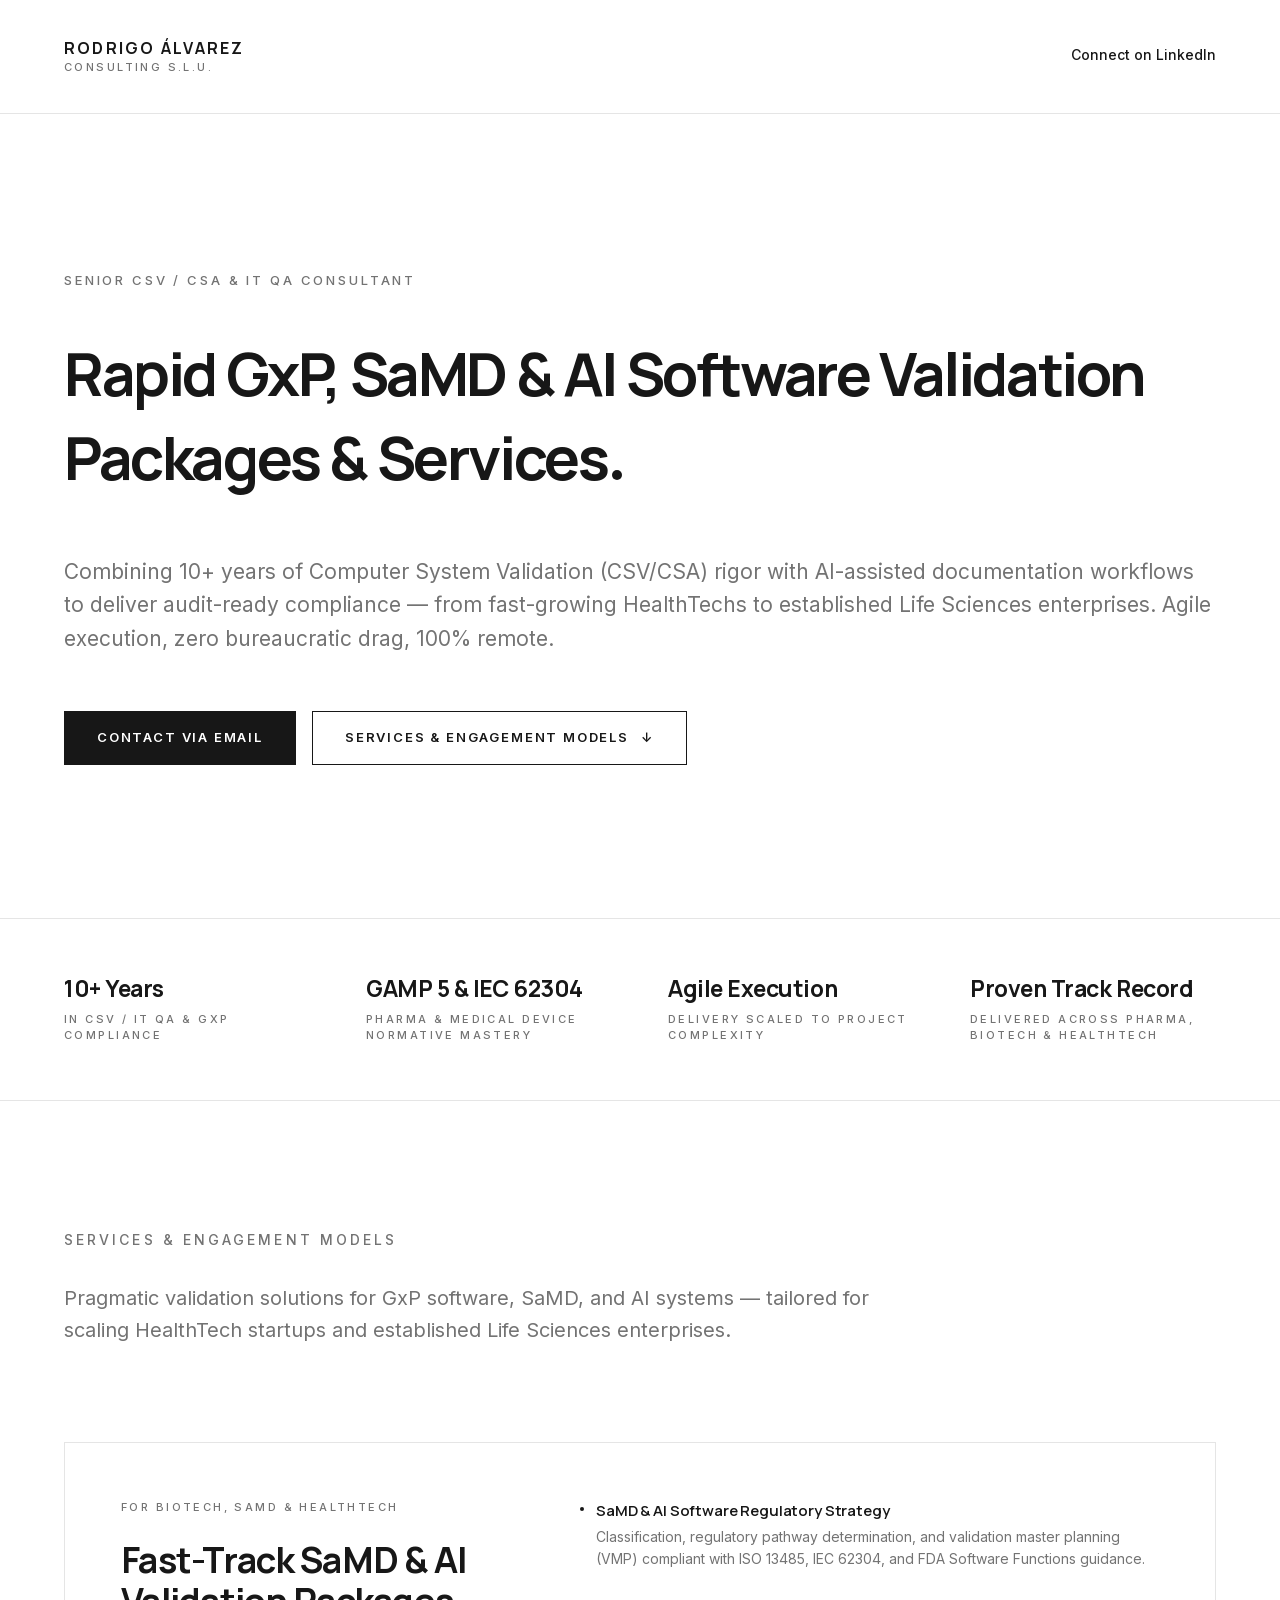
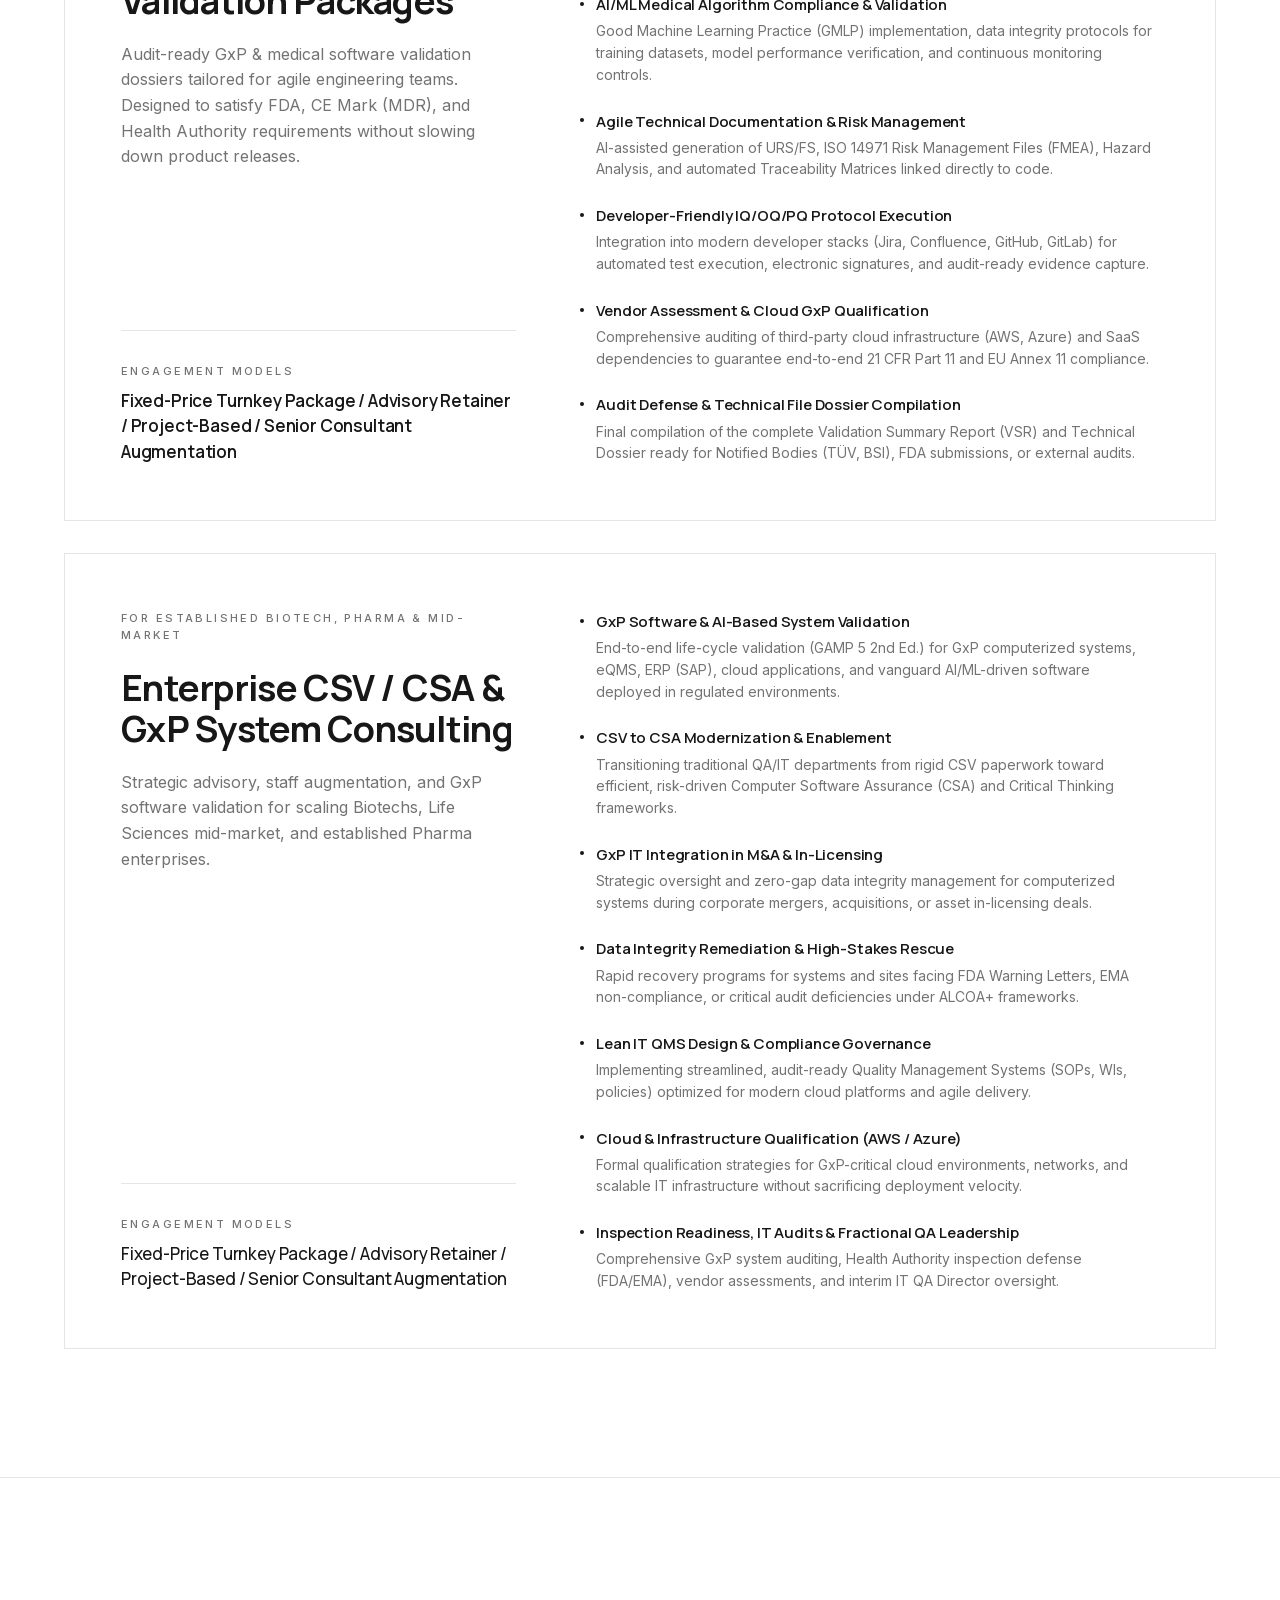
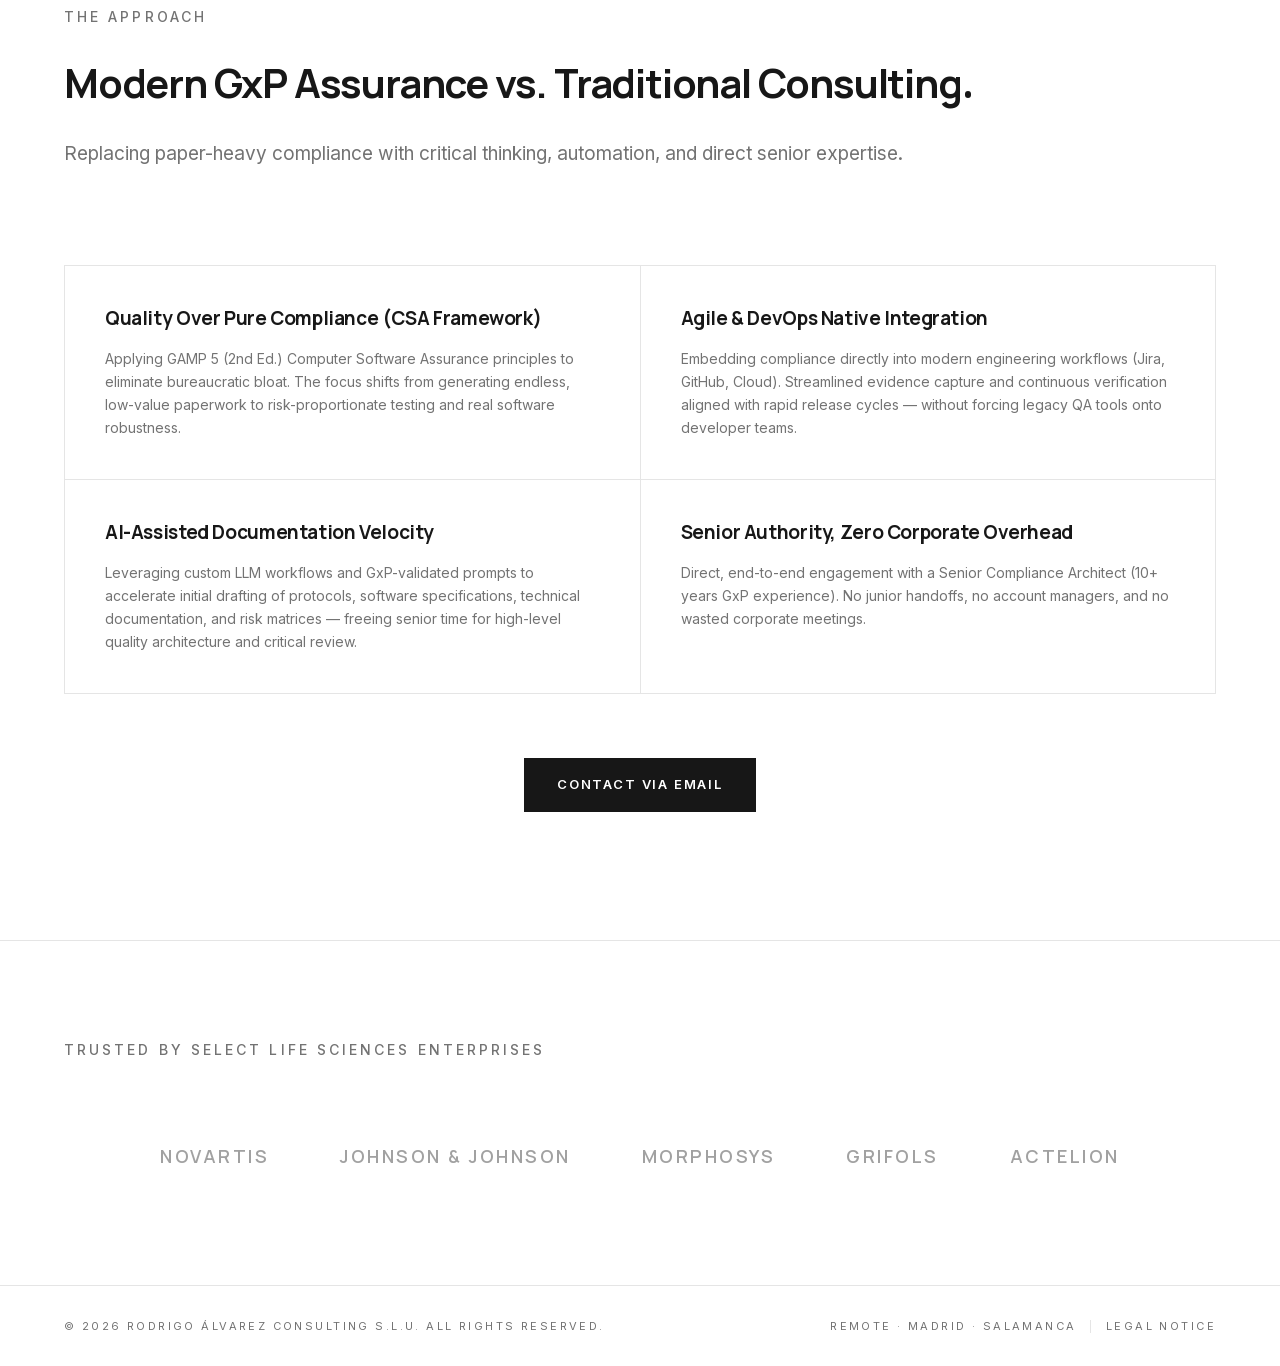
<file: index.html>
<!DOCTYPE html>
<html lang="en">
<head>
<meta charset="utf-8">
<meta name="viewport" content="width=device-width, initial-scale=1">
<meta name="theme-color" content="#171717">
<title>Rodrigo Álvarez Consulting</title>
<meta name="description" content="Independent CSV &amp; IT Quality Assurance Consultant. Nearly a decade of experience ensuring regulatory compliance, data integrity, and cloud validation for the life sciences industry.">
<link rel="canonical" href="https://rodrigoalvarez.me/">
<meta property="og:type" content="website">
<meta property="og:title" content="Rodrigo Álvarez Consulting">
<meta property="og:description" content="Independent CSV &amp; IT Quality Assurance Consultant. Nearly a decade of experience ensuring regulatory compliance, data integrity, and cloud validation for the life sciences industry.">
<meta property="og:url" content="https://rodrigoalvarez.me/">
<link rel="icon" href="favicon.svg" type="image/svg+xml">
<link rel="preload" href="assets/fonts/inter-latin.woff2" as="font" type="font/woff2" crossorigin>
<link rel="preload" href="assets/fonts/manrope-latin.woff2" as="font" type="font/woff2" crossorigin>
<link rel="stylesheet" href="assets/styles.css">
<script defer src="assets/main.js"></script>
</head>
<body>
<div id="root"><div class="App"><div class="min-h-screen bg-white text-[#171717] font-inter antialiased"><header class="w-full border-b border-[#E5E5E5]"><div class="mx-auto flex max-w-[1280px] items-start justify-between px-6 py-8 sm:px-10 lg:px-16 lg:py-10"><a class="group inline-flex flex-col leading-none" href="https://rodrigoalvarez.me/"><span class="font-manrope text-[15px] font-bold uppercase tracking-brand text-[#171717] sm:text-[16px]">Rodrigo Álvarez</span><span class="mt-1.5 text-[10px] font-medium uppercase tracking-micro text-[#737373] sm:text-[11px]">Consulting S.L.U.</span></a><a href="https://www.linkedin.com/in/rodrigoalvarezsanchez/" target="_blank" rel="noopener noreferrer" class="mt-1 whitespace-nowrap text-[13px] font-medium text-[#171717] underline-offset-[6px] transition-all duration-200 hover:underline sm:text-[14px]">Connect on LinkedIn</a></div></header><section id="top" class="relative flex w-full min-h-[calc(100vh-96px)] items-center"><div class="mx-auto w-full max-w-[1280px] px-6 py-16 sm:px-10 sm:py-20 lg:px-16 lg:py-24"><span class="mb-8 inline-flex items-center font-inter text-[11px] font-medium uppercase tracking-micro text-[#737373] sm:mb-10 sm:text-[12px] lg:text-[13px]">Senior CSV / CSA &amp; IT QA Consultant</span><h1 class="font-manrope font-bold leading-[1.4] tracking-[-0.04em] text-[#171717] text-[30px] sm:text-[40px] md:text-[50px] lg:text-[60px]">Rapid GxP, SaMD &amp; AI Software Validation Packages &amp; Services<span aria-hidden="true" class="ml-[0.08em] inline-block h-[0.16em] w-[0.16em] rounded-full bg-[#171717] align-baseline"></span></h1><p class="mt-10 font-inter text-[16px] font-normal leading-[1.6] text-[#737373] sm:mt-14 sm:text-[19px] lg:text-[21px]">Combining 10+ years of Computer System Validation (CSV/CSA) rigor with AI-assisted documentation workflows to deliver audit-ready compliance — from fast-growing HealthTechs to established Life Sciences enterprises. Agile execution, zero bureaucratic drag, 100% remote.</p><div class="mt-10 flex flex-col items-stretch gap-3 sm:mt-14 sm:flex-row sm:items-center sm:gap-4"><button data-email-cta type="button" class="group inline-flex items-center justify-center border border-[#171717] !bg-[#171717] px-8 py-4 text-[12px] font-semibold uppercase tracking-brand !text-white transition-colors duration-200 hover:!bg-white hover:!text-[#171717] sm:text-[13px]" style="background-color: rgb(23, 23, 23); color: rgb(255, 255, 255);">Contact via Email</button><a href="#services-section" class="group inline-flex items-center justify-center text-center border border-[#171717] bg-white px-8 py-4 text-[12px] font-semibold uppercase tracking-brand text-[#171717] transition-colors duration-200 hover:bg-[#171717] hover:text-white sm:text-[13px]"><span>Services &amp; Engagement <span class="whitespace-nowrap">Models<span aria-hidden="true" class="ml-3 inline-block transition-transform duration-200 group-hover:translate-y-0.5">↓</span></span></span></a></div></div></section><section class="w-full border-t border-[#E5E5E5]"><div class="mx-auto max-w-[1280px] px-6 py-10 sm:px-10 sm:py-14 lg:px-16"><div class="grid grid-cols-2 gap-x-8 gap-y-8 md:grid-cols-4 md:gap-x-10 md:gap-y-0 lg:gap-x-14"><div class="flex flex-col items-center gap-2 text-center xl:items-start xl:text-left"><span class="flex min-h-[2.4em] items-center justify-center font-manrope text-[18px] font-bold leading-[1.2] tracking-[-0.02em] text-[#171717] sm:text-[21px] lg:text-[23px] xl:min-h-0 xl:justify-start">10+ Years</span><span class="font-inter text-[10px] font-medium uppercase leading-[1.5] tracking-micro text-[#737373] sm:text-[11px]">In CSV / IT QA &amp; GxP Compliance</span></div><div class="flex flex-col items-center gap-2 text-center xl:items-start xl:text-left"><span class="flex min-h-[2.4em] items-center justify-center font-manrope text-[18px] font-bold leading-[1.2] tracking-[-0.02em] text-[#171717] sm:text-[21px] lg:text-[23px] xl:min-h-0 xl:justify-start">GAMP 5 &amp; IEC 62304</span><span class="font-inter text-[10px] font-medium uppercase leading-[1.5] tracking-micro text-[#737373] sm:text-[11px]">Pharma &amp; Medical Device Normative Mastery</span></div><div class="flex flex-col items-center gap-2 text-center xl:items-start xl:text-left"><span class="flex min-h-[2.4em] items-center justify-center font-manrope text-[18px] font-bold leading-[1.2] tracking-[-0.02em] text-[#171717] sm:text-[21px] lg:text-[23px] xl:min-h-0 xl:justify-start">Agile Execution</span><span class="font-inter text-[10px] font-medium uppercase leading-[1.5] tracking-micro text-[#737373] sm:text-[11px]">Delivery scaled to project complexity</span></div><div class="flex flex-col items-center gap-2 text-center xl:items-start xl:text-left"><span class="flex min-h-[2.4em] items-center justify-center font-manrope text-[18px] font-bold leading-[1.2] tracking-[-0.02em] text-[#171717] sm:text-[21px] lg:text-[23px] xl:min-h-0 xl:justify-start">Proven Track Record</span><span class="font-inter text-[10px] font-medium uppercase leading-[1.5] tracking-micro text-[#737373] sm:text-[11px]">Delivered across Pharma, Biotech &amp; HealthTech</span></div></div></div></section><section id="services-section" class="w-full scroll-mt-16 border-t border-[#E5E5E5] bg-white"><div class="mx-auto max-w-[1280px] px-6 py-20 sm:px-10 sm:py-24 lg:px-16 lg:py-32"><span class="mb-6 block font-inter text-[12px] font-medium uppercase tracking-micro text-[#737373] sm:mb-8 sm:text-[13px] lg:text-[14px]">Services &amp; Engagement Models</span><p class="mb-16 max-w-[72ch] font-inter text-[16px] font-normal leading-[1.6] text-[#737373] sm:mb-20 sm:text-[18px] lg:mb-24 lg:text-[20px]">Pragmatic validation solutions for GxP software, SaMD, and AI systems — tailored for scaling HealthTech startups and established Life Sciences enterprises.</p><div class="flex flex-col gap-6 lg:gap-8"><article class="grid grid-cols-1 gap-10 border border-[#E5E5E5] bg-white p-8 sm:p-10 lg:grid-cols-12 lg:gap-16 lg:p-14"><div class="flex flex-col lg:col-span-5 lg:justify-between"><div><span class="block font-inter text-[10px] font-medium uppercase tracking-micro text-[#737373] sm:text-[11px]">For Biotech, SaMD &amp; HealthTech</span><h3 class="mt-5 font-manrope text-[26px] font-bold leading-[1.15] tracking-[-0.02em] text-[#171717] sm:mt-6 sm:text-[30px] lg:text-[36px]">Fast-Track SaMD &amp; AI Validation Packages</h3><p class="mt-5 font-inter text-[14px] font-normal leading-[1.6] text-[#737373] sm:text-[15px] lg:text-[16px]">Audit-ready GxP &amp; medical software validation dossiers tailored for agile engineering teams. Designed to satisfy FDA, CE Mark (MDR), and Health Authority requirements without slowing down product releases.</p></div><div class="mt-10 border-t border-[#E5E5E5] pt-6 sm:mt-12 sm:pt-8 lg:mt-16"><span class="block font-inter text-[10px] font-medium uppercase tracking-micro text-[#737373] sm:text-[11px]">Engagement Models</span><span class="mt-2 block font-manrope text-[15px] font-semibold tracking-[-0.01em] text-[#171717] sm:text-[16px] lg:text-[17px]">Fixed-Price Turnkey Package / Advisory Retainer / Project-Based / Senior Consultant Augmentation</span></div></div><div class="lg:col-span-7"><ul class="flex flex-col gap-5 sm:gap-6"><li class="flex items-start gap-3 font-inter leading-[1.55] text-[#171717]"><span aria-hidden="true" class="mt-[0.55em] inline-block h-1 w-1 shrink-0 rounded-full bg-[#171717]"></span><span class="flex flex-col gap-1"><span class="font-manrope text-[13px] font-semibold tracking-[-0.01em] text-[#171717] sm:text-[14px] lg:text-[15px]">SaMD &amp; AI Software Regulatory Strategy</span><span class="font-inter text-[13px] font-normal leading-[1.55] text-[#737373] sm:text-[14px]">Classification, regulatory pathway determination, and validation master planning (VMP) compliant with ISO 13485, IEC 62304, and FDA Software Functions guidance.</span></span></li><li class="flex items-start gap-3 font-inter leading-[1.55] text-[#171717]"><span aria-hidden="true" class="mt-[0.55em] inline-block h-1 w-1 shrink-0 rounded-full bg-[#171717]"></span><span class="flex flex-col gap-1"><span class="font-manrope text-[13px] font-semibold tracking-[-0.01em] text-[#171717] sm:text-[14px] lg:text-[15px]">AI/ML Medical Algorithm Compliance &amp; Validation</span><span class="font-inter text-[13px] font-normal leading-[1.55] text-[#737373] sm:text-[14px]">Good Machine Learning Practice (GMLP) implementation, data integrity protocols for training datasets, model performance verification, and continuous monitoring controls.</span></span></li><li class="flex items-start gap-3 font-inter leading-[1.55] text-[#171717]"><span aria-hidden="true" class="mt-[0.55em] inline-block h-1 w-1 shrink-0 rounded-full bg-[#171717]"></span><span class="flex flex-col gap-1"><span class="font-manrope text-[13px] font-semibold tracking-[-0.01em] text-[#171717] sm:text-[14px] lg:text-[15px]">Agile Technical Documentation &amp; Risk Management</span><span class="font-inter text-[13px] font-normal leading-[1.55] text-[#737373] sm:text-[14px]">AI-assisted generation of URS/FS, ISO 14971 Risk Management Files (FMEA), Hazard Analysis, and automated Traceability Matrices linked directly to code.</span></span></li><li class="flex items-start gap-3 font-inter leading-[1.55] text-[#171717]"><span aria-hidden="true" class="mt-[0.55em] inline-block h-1 w-1 shrink-0 rounded-full bg-[#171717]"></span><span class="flex flex-col gap-1"><span class="font-manrope text-[13px] font-semibold tracking-[-0.01em] text-[#171717] sm:text-[14px] lg:text-[15px]">Developer-Friendly IQ/OQ/PQ Protocol Execution</span><span class="font-inter text-[13px] font-normal leading-[1.55] text-[#737373] sm:text-[14px]">Integration into modern developer stacks (Jira, Confluence, GitHub, GitLab) for automated test execution, electronic signatures, and audit-ready evidence capture.</span></span></li><li class="flex items-start gap-3 font-inter leading-[1.55] text-[#171717]"><span aria-hidden="true" class="mt-[0.55em] inline-block h-1 w-1 shrink-0 rounded-full bg-[#171717]"></span><span class="flex flex-col gap-1"><span class="font-manrope text-[13px] font-semibold tracking-[-0.01em] text-[#171717] sm:text-[14px] lg:text-[15px]">Vendor Assessment &amp; Cloud GxP Qualification</span><span class="font-inter text-[13px] font-normal leading-[1.55] text-[#737373] sm:text-[14px]">Comprehensive auditing of third-party cloud infrastructure (AWS, Azure) and SaaS dependencies to guarantee end-to-end 21 CFR Part 11 and EU Annex 11 compliance.</span></span></li><li class="flex items-start gap-3 font-inter leading-[1.55] text-[#171717]"><span aria-hidden="true" class="mt-[0.55em] inline-block h-1 w-1 shrink-0 rounded-full bg-[#171717]"></span><span class="flex flex-col gap-1"><span class="font-manrope text-[13px] font-semibold tracking-[-0.01em] text-[#171717] sm:text-[14px] lg:text-[15px]">Audit Defense &amp; Technical File Dossier Compilation</span><span class="font-inter text-[13px] font-normal leading-[1.55] text-[#737373] sm:text-[14px]">Final compilation of the complete Validation Summary Report (VSR) and Technical Dossier ready for Notified Bodies (TÜV, BSI), FDA submissions, or external audits.</span></span></li></ul></div></article><article class="grid grid-cols-1 gap-10 border border-[#E5E5E5] bg-white p-8 sm:p-10 lg:grid-cols-12 lg:gap-16 lg:p-14"><div class="flex flex-col lg:col-span-5 lg:justify-between"><div><span class="block font-inter text-[10px] font-medium uppercase tracking-micro text-[#737373] sm:text-[11px]">For Established Biotech, Pharma &amp; Mid-Market</span><h3 class="mt-5 font-manrope text-[26px] font-bold leading-[1.15] tracking-[-0.02em] text-[#171717] sm:mt-6 sm:text-[30px] lg:text-[36px]">Enterprise CSV / CSA &amp; GxP System Consulting</h3><p class="mt-5 font-inter text-[14px] font-normal leading-[1.6] text-[#737373] sm:text-[15px] lg:text-[16px]">Strategic advisory, staff augmentation, and GxP software validation for scaling Biotechs, Life Sciences mid-market, and established Pharma enterprises.</p></div><div class="mt-10 border-t border-[#E5E5E5] pt-6 sm:mt-12 sm:pt-8 lg:mt-16"><span class="block font-inter text-[10px] font-medium uppercase tracking-micro text-[#737373] sm:text-[11px]">Engagement Models</span><span class="mt-2 block font-manrope text-[15px] font-medium tracking-[-0.01em] text-[#171717] sm:text-[16px] lg:text-[17px]">Fixed-Price Turnkey Package / Advisory Retainer / Project-Based / Senior Consultant Augmentation</span></div></div><div class="lg:col-span-7"><ul class="flex flex-col gap-5 sm:gap-6"><li class="flex items-start gap-3 font-inter leading-[1.55] text-[#171717]"><span aria-hidden="true" class="mt-[0.55em] inline-block h-1 w-1 shrink-0 rounded-full bg-[#171717]"></span><span class="flex flex-col gap-1"><span class="font-manrope text-[13px] font-semibold tracking-[-0.01em] text-[#171717] sm:text-[14px] lg:text-[15px]">GxP Software &amp; AI-Based System Validation</span><span class="font-inter text-[13px] font-normal leading-[1.55] text-[#737373] sm:text-[14px]">End-to-end life-cycle validation (GAMP 5 2nd Ed.) for GxP computerized systems, eQMS, ERP (SAP), cloud applications, and vanguard AI/ML-driven software deployed in regulated environments.</span></span></li><li class="flex items-start gap-3 font-inter leading-[1.55] text-[#171717]"><span aria-hidden="true" class="mt-[0.55em] inline-block h-1 w-1 shrink-0 rounded-full bg-[#171717]"></span><span class="flex flex-col gap-1"><span class="font-manrope text-[13px] font-semibold tracking-[-0.01em] text-[#171717] sm:text-[14px] lg:text-[15px]">CSV to CSA Modernization &amp; Enablement</span><span class="font-inter text-[13px] font-normal leading-[1.55] text-[#737373] sm:text-[14px]">Transitioning traditional QA/IT departments from rigid CSV paperwork toward efficient, risk-driven Computer Software Assurance (CSA) and Critical Thinking frameworks.</span></span></li><li class="flex items-start gap-3 font-inter leading-[1.55] text-[#171717]"><span aria-hidden="true" class="mt-[0.55em] inline-block h-1 w-1 shrink-0 rounded-full bg-[#171717]"></span><span class="flex flex-col gap-1"><span class="font-manrope text-[13px] font-semibold tracking-[-0.01em] text-[#171717] sm:text-[14px] lg:text-[15px]">GxP IT Integration in M&amp;A &amp; In-Licensing</span><span class="font-inter text-[13px] font-normal leading-[1.55] text-[#737373] sm:text-[14px]">Strategic oversight and zero-gap data integrity management for computerized systems during corporate mergers, acquisitions, or asset in-licensing deals.</span></span></li><li class="flex items-start gap-3 font-inter leading-[1.55] text-[#171717]"><span aria-hidden="true" class="mt-[0.55em] inline-block h-1 w-1 shrink-0 rounded-full bg-[#171717]"></span><span class="flex flex-col gap-1"><span class="font-manrope text-[13px] font-semibold tracking-[-0.01em] text-[#171717] sm:text-[14px] lg:text-[15px]">Data Integrity Remediation &amp; High-Stakes Rescue</span><span class="font-inter text-[13px] font-normal leading-[1.55] text-[#737373] sm:text-[14px]">Rapid recovery programs for systems and sites facing FDA Warning Letters, EMA non-compliance, or critical audit deficiencies under ALCOA+ frameworks.</span></span></li><li class="flex items-start gap-3 font-inter leading-[1.55] text-[#171717]"><span aria-hidden="true" class="mt-[0.55em] inline-block h-1 w-1 shrink-0 rounded-full bg-[#171717]"></span><span class="flex flex-col gap-1"><span class="font-manrope text-[13px] font-semibold tracking-[-0.01em] text-[#171717] sm:text-[14px] lg:text-[15px]">Lean IT QMS Design &amp; Compliance Governance</span><span class="font-inter text-[13px] font-normal leading-[1.55] text-[#737373] sm:text-[14px]">Implementing streamlined, audit-ready Quality Management Systems (SOPs, WIs, policies) optimized for modern cloud platforms and agile delivery.</span></span></li><li class="flex items-start gap-3 font-inter leading-[1.55] text-[#171717]"><span aria-hidden="true" class="mt-[0.55em] inline-block h-1 w-1 shrink-0 rounded-full bg-[#171717]"></span><span class="flex flex-col gap-1"><span class="font-manrope text-[13px] font-semibold tracking-[-0.01em] text-[#171717] sm:text-[14px] lg:text-[15px]">Cloud &amp; Infrastructure Qualification (AWS / Azure)</span><span class="font-inter text-[13px] font-normal leading-[1.55] text-[#737373] sm:text-[14px]">Formal qualification strategies for GxP-critical cloud environments, networks, and scalable IT infrastructure without sacrificing deployment velocity.</span></span></li><li class="flex items-start gap-3 font-inter leading-[1.55] text-[#171717]"><span aria-hidden="true" class="mt-[0.55em] inline-block h-1 w-1 shrink-0 rounded-full bg-[#171717]"></span><span class="flex flex-col gap-1"><span class="font-manrope text-[13px] font-semibold tracking-[-0.01em] text-[#171717] sm:text-[14px] lg:text-[15px]">Inspection Readiness, IT Audits &amp; Fractional QA Leadership</span><span class="font-inter text-[13px] font-normal leading-[1.55] text-[#737373] sm:text-[14px]">Comprehensive GxP system auditing, Health Authority inspection defense (FDA/EMA), vendor assessments, and interim IT QA Director oversight.</span></span></li></ul></div></article></div></div></section><section class="w-full border-t border-[#E5E5E5] bg-white"><div class="mx-auto max-w-[1280px] px-6 py-20 sm:px-10 sm:py-24 lg:px-16 lg:py-32"><span class="mb-6 block font-inter text-[12px] font-medium uppercase tracking-micro text-[#737373] sm:mb-8 sm:text-[13px] lg:text-[14px]">The Approach</span><h2 class="font-manrope text-[24px] font-bold leading-[1.2] tracking-[-0.03em] text-[#171717] sm:text-[30px] md:text-[34px] lg:text-[40px]">Modern GxP Assurance vs. Traditional Consulting<span aria-hidden="true" class="ml-[0.08em] inline-block h-[0.16em] w-[0.16em] rounded-full bg-[#171717] align-baseline"></span></h2><p class="mt-6 font-inter text-[15px] font-normal leading-[1.6] text-[#737373] sm:mt-8 sm:text-[17px] lg:text-[19px]">Replacing paper-heavy compliance with critical thinking, automation, and direct senior expertise.</p><div class="mt-16 grid grid-cols-1 gap-px border border-[#E5E5E5] bg-[#E5E5E5] sm:mt-20 lg:mt-24 xl:grid-cols-2"><article class="bg-white p-6 text-center sm:p-8 lg:p-10 xl:text-left"><h3 class="font-manrope text-[17px] font-bold leading-[1.3] tracking-[-0.02em] text-[#171717] sm:text-[18px] xl:text-[19px]">Quality Over Pure Compliance (CSA Framework)</h3><p class="mx-auto mt-3 max-w-[56ch] font-inter text-[13px] font-normal leading-[1.65] text-[#737373] sm:mt-4 sm:text-[14px] xl:mx-0">Applying GAMP 5 (2nd Ed.) Computer Software Assurance principles to eliminate bureaucratic bloat. The focus shifts from generating endless, low-value paperwork to risk-proportionate testing and real software robustness.</p></article><article class="bg-white p-6 text-center sm:p-8 lg:p-10 xl:text-left"><h3 class="font-manrope text-[17px] font-bold leading-[1.3] tracking-[-0.02em] text-[#171717] sm:text-[18px] xl:text-[19px]">Agile &amp; DevOps Native Integration</h3><p class="mx-auto mt-3 max-w-[56ch] font-inter text-[13px] font-normal leading-[1.65] text-[#737373] sm:mt-4 sm:text-[14px] xl:mx-0">Embedding compliance directly into modern engineering workflows (Jira, GitHub, Cloud). Streamlined evidence capture and continuous verification aligned with rapid release cycles — without forcing legacy QA tools onto developer teams.</p></article><article class="bg-white p-6 text-center sm:p-8 lg:p-10 xl:text-left"><h3 class="font-manrope text-[17px] font-bold leading-[1.3] tracking-[-0.02em] text-[#171717] sm:text-[18px] xl:text-[19px]">AI-Assisted Documentation Velocity</h3><p class="mx-auto mt-3 max-w-[56ch] font-inter text-[13px] font-normal leading-[1.65] text-[#737373] sm:mt-4 sm:text-[14px] xl:mx-0">Leveraging custom LLM workflows and GxP-validated prompts to accelerate initial drafting of protocols, software specifications, technical documentation, and risk matrices — freeing senior time for high-level quality architecture and critical review.</p></article><article class="bg-white p-6 text-center sm:p-8 lg:p-10 xl:text-left"><h3 class="font-manrope text-[17px] font-bold leading-[1.3] tracking-[-0.02em] text-[#171717] sm:text-[18px] xl:text-[19px]">Senior Authority, Zero Corporate Overhead</h3><p class="mx-auto mt-3 max-w-[56ch] font-inter text-[13px] font-normal leading-[1.65] text-[#737373] sm:mt-4 sm:text-[14px] xl:mx-0">Direct, end-to-end engagement with a Senior Compliance Architect (10+ years GxP experience). No junior handoffs, no account managers, and no wasted corporate meetings.</p></article></div><div class="mt-12 flex justify-center sm:mt-14 lg:mt-16"><button data-email-cta type="button" class="group inline-flex items-center justify-center border border-[#171717] !bg-[#171717] px-8 py-4 text-[12px] font-semibold uppercase tracking-brand !text-white transition-colors duration-200 hover:!bg-white hover:!text-[#171717] sm:text-[13px]" style="background-color: rgb(23, 23, 23); color: rgb(255, 255, 255);">Contact via Email</button></div></div></section><section class="w-full border-t border-[#E5E5E5] bg-white"><div class="mx-auto max-w-[1280px] px-6 py-16 sm:px-10 sm:py-20 lg:px-16 lg:py-24"><div class="mb-12 sm:mb-16"><span class="font-inter text-[12px] font-medium uppercase tracking-micro text-[#737373] sm:text-[13px] lg:text-[14px]">Trusted by Select Life Sciences Enterprises</span></div><div class="flex flex-col items-center gap-10 md:flex-row md:flex-nowrap md:justify-between md:gap-x-4 lg:gap-x-8 lg:px-12 xl:px-24"><div class="flex h-12 items-center justify-center opacity-40 transition-opacity duration-200 hover:opacity-100 sm:h-16"><span class="whitespace-nowrap font-manrope text-[13px] font-semibold uppercase tracking-[0.08em] text-[#171717] sm:text-[16px] sm:tracking-[0.12em] lg:text-[18px] lg:tracking-[0.14em]">Novartis</span></div><div class="flex h-12 items-center justify-center opacity-40 transition-opacity duration-200 hover:opacity-100 sm:h-16"><span class="whitespace-nowrap font-manrope text-[13px] font-semibold uppercase tracking-[0.08em] text-[#171717] sm:text-[16px] sm:tracking-[0.12em] lg:text-[18px] lg:tracking-[0.14em]">Johnson &amp; Johnson</span></div><div class="flex h-12 items-center justify-center opacity-40 transition-opacity duration-200 hover:opacity-100 sm:h-16"><span class="whitespace-nowrap font-manrope text-[13px] font-semibold uppercase tracking-[0.08em] text-[#171717] sm:text-[16px] sm:tracking-[0.12em] lg:text-[18px] lg:tracking-[0.14em]">MorphoSys</span></div><div class="flex h-12 items-center justify-center opacity-40 transition-opacity duration-200 hover:opacity-100 sm:h-16"><span class="whitespace-nowrap font-manrope text-[13px] font-semibold uppercase tracking-[0.08em] text-[#171717] sm:text-[16px] sm:tracking-[0.12em] lg:text-[18px] lg:tracking-[0.14em]">Grifols</span></div><div class="flex h-12 items-center justify-center opacity-40 transition-opacity duration-200 hover:opacity-100 sm:h-16"><span class="whitespace-nowrap font-manrope text-[13px] font-semibold uppercase tracking-[0.08em] text-[#171717] sm:text-[16px] sm:tracking-[0.12em] lg:text-[18px] lg:tracking-[0.14em]">Actelion</span></div></div></div></section><footer class="w-full border-t border-[#E5E5E5] bg-white"><div class="mx-auto max-w-[1280px] px-6 py-8 sm:px-10 lg:px-16"><div class="flex flex-col items-start justify-between gap-3 sm:flex-row sm:items-center"><p class="text-[10px] font-normal uppercase tracking-micro text-[#737373] sm:text-[11px]">© 2026 Rodrigo Álvarez Consulting S.L.U. All rights reserved.</p><div class="flex flex-col gap-1 text-[10px] font-normal uppercase tracking-micro text-[#737373] sm:flex-row sm:flex-wrap sm:items-center sm:gap-x-3 sm:gap-y-1 sm:text-[11px]"><span>Remote · Madrid · Salamanca</span><span aria-hidden="true" class="hidden text-[#E5E5E5] sm:inline">|</span><a class="transition-colors duration-200 hover:text-[#171717]" href="https://rodrigoalvarez.me/legal/">Legal Notice</a></div></div></div></footer></div></div></div>
</body>
</html>
</file>
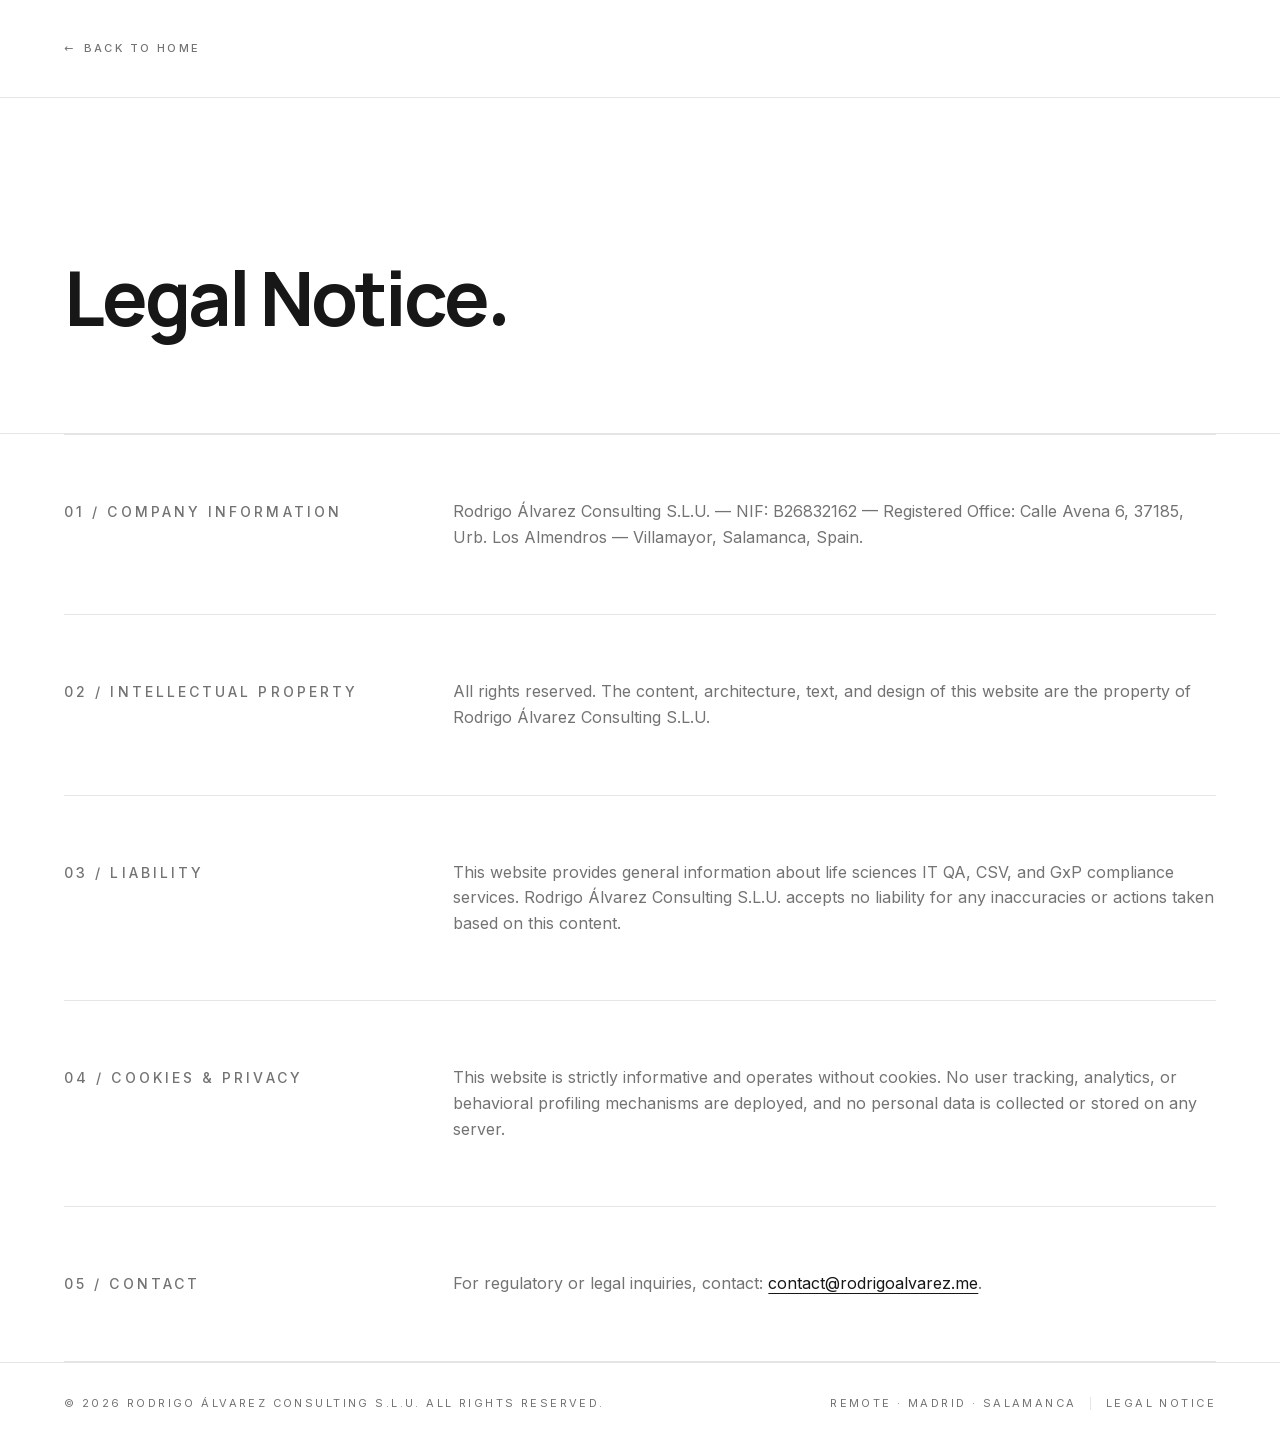
<file: legal/index.html>
<!DOCTYPE html>
<html lang="en">
<head>
<meta charset="utf-8">
<meta name="viewport" content="width=device-width, initial-scale=1">
<meta name="theme-color" content="#171717">
<title>Legal Notice — Rodrigo Álvarez Consulting</title>
<meta name="description" content="Legal notice of Rodrigo Álvarez Consulting S.L.U.">
<link rel="canonical" href="https://rodrigoalvarez.me/legal/">
<meta property="og:type" content="website">
<meta property="og:title" content="Legal Notice — Rodrigo Álvarez Consulting">
<meta property="og:description" content="Legal notice of Rodrigo Álvarez Consulting S.L.U.">
<meta property="og:url" content="https://rodrigoalvarez.me/legal/">
<link rel="icon" href="../favicon.svg" type="image/svg+xml">
<link rel="preload" href="../assets/fonts/inter-latin.woff2" as="font" type="font/woff2" crossorigin>
<link rel="preload" href="../assets/fonts/manrope-latin.woff2" as="font" type="font/woff2" crossorigin>
<link rel="stylesheet" href="../assets/styles.css">
<script defer src="../assets/main.js"></script>
</head>
<body>
<div id="root"><div class="App"><div class="min-h-screen bg-white font-inter text-[#171717] antialiased"><header class="w-full border-b border-[#E5E5E5]"><div class="mx-auto flex max-w-[1280px] items-center px-6 py-8 sm:px-10 lg:px-16 lg:py-10"><a class="group inline-flex items-center gap-2 font-inter text-[11px] font-medium uppercase tracking-micro text-[#737373] transition-colors duration-200 hover:text-[#171717]" href="https://rodrigoalvarez.me/"><span aria-hidden="true" class="inline-block transition-transform duration-200 group-hover:-translate-x-1">←</span><span>Back to Home</span></a></div></header><section class="w-full"><div class="mx-auto max-w-[1280px] px-6 pb-16 pt-24 sm:px-10 sm:pb-20 sm:pt-32 lg:px-16 lg:pb-24 lg:pt-40"><h1 class="font-manrope text-[32px] font-bold leading-[1.05] tracking-[-0.04em] text-[#171717] sm:text-[52px] md:text-[64px] lg:text-[76px]">Legal Notice<span aria-hidden="true" class="ml-[0.08em] inline-block h-[0.16em] w-[0.16em] rounded-full bg-[#171717] align-baseline"></span></h1></div></section><section class="w-full border-t border-[#E5E5E5]"><div class="mx-auto max-w-[1280px] px-6 sm:px-10 lg:px-16"><div class="flex flex-col border-b border-[#E5E5E5]"><article class="grid grid-cols-1 items-start gap-6 border-t border-[#E5E5E5] py-12 lg:grid-cols-12 lg:gap-4 lg:py-16"><div class="lg:col-span-4"><span class="font-inter text-[13px] font-medium uppercase tracking-micro text-[#737373] sm:text-[14px]"><span data-ve-dynamic="true" style="display: contents;">01</span> / <span data-ve-dynamic="true" style="display: contents;">Company Information</span></span></div><div class="lg:col-span-8"><p class="font-inter text-[15px] font-normal leading-[1.6] text-[#737373] sm:text-[16px]">Rodrigo Álvarez Consulting S.L.U. — NIF: B26832162 — Registered Office: Calle Avena 6, 37185, Urb. Los Almendros — Villamayor, Salamanca, Spain.</p></div></article><article class="grid grid-cols-1 items-start gap-6 border-t border-[#E5E5E5] py-12 lg:grid-cols-12 lg:gap-4 lg:py-16"><div class="lg:col-span-4"><span class="font-inter text-[13px] font-medium uppercase tracking-micro text-[#737373] sm:text-[14px]"><span data-ve-dynamic="true" style="display: contents;">02</span> / <span data-ve-dynamic="true" style="display: contents;">Intellectual Property</span></span></div><div class="lg:col-span-8"><p class="font-inter text-[15px] font-normal leading-[1.6] text-[#737373] sm:text-[16px]">All rights reserved. The content, architecture, text, and design of this website are the property of Rodrigo Álvarez Consulting S.L.U.</p></div></article><article class="grid grid-cols-1 items-start gap-6 border-t border-[#E5E5E5] py-12 lg:grid-cols-12 lg:gap-4 lg:py-16"><div class="lg:col-span-4"><span class="font-inter text-[13px] font-medium uppercase tracking-micro text-[#737373] sm:text-[14px]"><span data-ve-dynamic="true" style="display: contents;">03</span> / <span data-ve-dynamic="true" style="display: contents;">Liability</span></span></div><div class="lg:col-span-8"><p class="font-inter text-[15px] font-normal leading-[1.6] text-[#737373] sm:text-[16px]">This website provides general information about life sciences IT QA, CSV, and GxP compliance services. Rodrigo Álvarez Consulting S.L.U. accepts no liability for any inaccuracies or actions taken based on this content.</p></div></article><article class="grid grid-cols-1 items-start gap-6 border-t border-[#E5E5E5] py-12 lg:grid-cols-12 lg:gap-4 lg:py-16"><div class="lg:col-span-4"><span class="font-inter text-[13px] font-medium uppercase tracking-micro text-[#737373] sm:text-[14px]"><span data-ve-dynamic="true" style="display: contents;">04</span> / <span data-ve-dynamic="true" style="display: contents;">Cookies &amp; Privacy</span></span></div><div class="lg:col-span-8"><p class="font-inter text-[15px] font-normal leading-[1.6] text-[#737373] sm:text-[16px]">This website is strictly informative and operates without cookies. No user tracking, analytics, or behavioral profiling mechanisms are deployed, and no personal data is collected or stored on any server.</p></div></article><article class="grid grid-cols-1 items-start gap-6 border-t border-[#E5E5E5] py-12 lg:grid-cols-12 lg:gap-4 lg:py-16"><div class="lg:col-span-4"><span class="font-inter text-[13px] font-medium uppercase tracking-micro text-[#737373] sm:text-[14px]"><span data-ve-dynamic="true" style="display: contents;">05</span> / <span data-ve-dynamic="true" style="display: contents;">Contact</span></span></div><div class="lg:col-span-8"><p class="font-inter text-[15px] font-normal leading-[1.6] text-[#737373] sm:text-[16px]">For regulatory or legal inquiries, contact: <a href="mailto:contact@rodrigoalvarez.me" class="text-[#171717] underline underline-offset-[4px] transition-colors duration-200 hover:text-[#171717]">contact@rodrigoalvarez.me</a>.</p></div></article></div></div></section><footer class="w-full border-t border-[#E5E5E5] bg-white"><div class="mx-auto max-w-[1280px] px-6 py-8 sm:px-10 lg:px-16"><div class="flex flex-col items-start justify-between gap-3 sm:flex-row sm:items-center"><p class="text-[10px] font-normal uppercase tracking-micro text-[#737373] sm:text-[11px]">© 2026 Rodrigo Álvarez Consulting S.L.U. All rights reserved.</p><div class="flex flex-col gap-1 text-[10px] font-normal uppercase tracking-micro text-[#737373] sm:flex-row sm:flex-wrap sm:items-center sm:gap-x-3 sm:gap-y-1 sm:text-[11px]"><span>Remote · Madrid · Salamanca</span><span aria-hidden="true" class="hidden text-[#E5E5E5] sm:inline">|</span><a class="transition-colors duration-200 hover:text-[#171717]" href="https://rodrigoalvarez.me/legal/">Legal Notice</a></div></div></div></footer></div></div></div>
</body>
</html>
</file>
<file: assets/styles.css>
/* latin-ext */
@font-face {
  font-family: 'Inter';
  font-style: normal;
  font-weight: 300;
  font-display: swap;
  src: url(fonts/inter-latin-ext.woff2) format('woff2');
  unicode-range: U+0100-02BA, U+02BD-02C5, U+02C7-02CC, U+02CE-02D7, U+02DD-02FF, U+0304, U+0308, U+0329, U+1D00-1DBF, U+1E00-1E9F, U+1EF2-1EFF, U+2020, U+20A0-20AB, U+20AD-20C4, U+2113, U+2C60-2C7F, U+A720-A7FF;
}

/* latin */
@font-face {
  font-family: 'Inter';
  font-style: normal;
  font-weight: 300;
  font-display: swap;
  src: url(fonts/inter-latin.woff2) format('woff2');
  unicode-range: U+0000-00FF, U+0131, U+0152-0153, U+02BB-02BC, U+02C6, U+02DA, U+02DC, U+0304, U+0308, U+0329, U+2000-206F, U+20AC, U+2122, U+2191, U+2193, U+2212, U+2215, U+FEFF, U+FFFD;
}

/* latin-ext */
@font-face {
  font-family: 'Inter';
  font-style: normal;
  font-weight: 400;
  font-display: swap;
  src: url(fonts/inter-latin-ext.woff2) format('woff2');
  unicode-range: U+0100-02BA, U+02BD-02C5, U+02C7-02CC, U+02CE-02D7, U+02DD-02FF, U+0304, U+0308, U+0329, U+1D00-1DBF, U+1E00-1E9F, U+1EF2-1EFF, U+2020, U+20A0-20AB, U+20AD-20C4, U+2113, U+2C60-2C7F, U+A720-A7FF;
}

/* latin */
@font-face {
  font-family: 'Inter';
  font-style: normal;
  font-weight: 400;
  font-display: swap;
  src: url(fonts/inter-latin.woff2) format('woff2');
  unicode-range: U+0000-00FF, U+0131, U+0152-0153, U+02BB-02BC, U+02C6, U+02DA, U+02DC, U+0304, U+0308, U+0329, U+2000-206F, U+20AC, U+2122, U+2191, U+2193, U+2212, U+2215, U+FEFF, U+FFFD;
}

/* latin-ext */
@font-face {
  font-family: 'Inter';
  font-style: normal;
  font-weight: 500;
  font-display: swap;
  src: url(fonts/inter-latin-ext.woff2) format('woff2');
  unicode-range: U+0100-02BA, U+02BD-02C5, U+02C7-02CC, U+02CE-02D7, U+02DD-02FF, U+0304, U+0308, U+0329, U+1D00-1DBF, U+1E00-1E9F, U+1EF2-1EFF, U+2020, U+20A0-20AB, U+20AD-20C4, U+2113, U+2C60-2C7F, U+A720-A7FF;
}

/* latin */
@font-face {
  font-family: 'Inter';
  font-style: normal;
  font-weight: 500;
  font-display: swap;
  src: url(fonts/inter-latin.woff2) format('woff2');
  unicode-range: U+0000-00FF, U+0131, U+0152-0153, U+02BB-02BC, U+02C6, U+02DA, U+02DC, U+0304, U+0308, U+0329, U+2000-206F, U+20AC, U+2122, U+2191, U+2193, U+2212, U+2215, U+FEFF, U+FFFD;
}

/* latin-ext */
@font-face {
  font-family: 'Inter';
  font-style: normal;
  font-weight: 600;
  font-display: swap;
  src: url(fonts/inter-latin-ext.woff2) format('woff2');
  unicode-range: U+0100-02BA, U+02BD-02C5, U+02C7-02CC, U+02CE-02D7, U+02DD-02FF, U+0304, U+0308, U+0329, U+1D00-1DBF, U+1E00-1E9F, U+1EF2-1EFF, U+2020, U+20A0-20AB, U+20AD-20C4, U+2113, U+2C60-2C7F, U+A720-A7FF;
}

/* latin */
@font-face {
  font-family: 'Inter';
  font-style: normal;
  font-weight: 600;
  font-display: swap;
  src: url(fonts/inter-latin.woff2) format('woff2');
  unicode-range: U+0000-00FF, U+0131, U+0152-0153, U+02BB-02BC, U+02C6, U+02DA, U+02DC, U+0304, U+0308, U+0329, U+2000-206F, U+20AC, U+2122, U+2191, U+2193, U+2212, U+2215, U+FEFF, U+FFFD;
}

/* latin-ext */
@font-face {
  font-family: 'Inter';
  font-style: normal;
  font-weight: 700;
  font-display: swap;
  src: url(fonts/inter-latin-ext.woff2) format('woff2');
  unicode-range: U+0100-02BA, U+02BD-02C5, U+02C7-02CC, U+02CE-02D7, U+02DD-02FF, U+0304, U+0308, U+0329, U+1D00-1DBF, U+1E00-1E9F, U+1EF2-1EFF, U+2020, U+20A0-20AB, U+20AD-20C4, U+2113, U+2C60-2C7F, U+A720-A7FF;
}

/* latin */
@font-face {
  font-family: 'Inter';
  font-style: normal;
  font-weight: 700;
  font-display: swap;
  src: url(fonts/inter-latin.woff2) format('woff2');
  unicode-range: U+0000-00FF, U+0131, U+0152-0153, U+02BB-02BC, U+02C6, U+02DA, U+02DC, U+0304, U+0308, U+0329, U+2000-206F, U+20AC, U+2122, U+2191, U+2193, U+2212, U+2215, U+FEFF, U+FFFD;
}

/* latin-ext */
@font-face {
  font-family: 'Inter';
  font-style: normal;
  font-weight: 800;
  font-display: swap;
  src: url(fonts/inter-latin-ext.woff2) format('woff2');
  unicode-range: U+0100-02BA, U+02BD-02C5, U+02C7-02CC, U+02CE-02D7, U+02DD-02FF, U+0304, U+0308, U+0329, U+1D00-1DBF, U+1E00-1E9F, U+1EF2-1EFF, U+2020, U+20A0-20AB, U+20AD-20C4, U+2113, U+2C60-2C7F, U+A720-A7FF;
}

/* latin */
@font-face {
  font-family: 'Inter';
  font-style: normal;
  font-weight: 800;
  font-display: swap;
  src: url(fonts/inter-latin.woff2) format('woff2');
  unicode-range: U+0000-00FF, U+0131, U+0152-0153, U+02BB-02BC, U+02C6, U+02DA, U+02DC, U+0304, U+0308, U+0329, U+2000-206F, U+20AC, U+2122, U+2191, U+2193, U+2212, U+2215, U+FEFF, U+FFFD;
}

/* latin-ext */
@font-face {
  font-family: 'Inter';
  font-style: normal;
  font-weight: 900;
  font-display: swap;
  src: url(fonts/inter-latin-ext.woff2) format('woff2');
  unicode-range: U+0100-02BA, U+02BD-02C5, U+02C7-02CC, U+02CE-02D7, U+02DD-02FF, U+0304, U+0308, U+0329, U+1D00-1DBF, U+1E00-1E9F, U+1EF2-1EFF, U+2020, U+20A0-20AB, U+20AD-20C4, U+2113, U+2C60-2C7F, U+A720-A7FF;
}

/* latin */
@font-face {
  font-family: 'Inter';
  font-style: normal;
  font-weight: 900;
  font-display: swap;
  src: url(fonts/inter-latin.woff2) format('woff2');
  unicode-range: U+0000-00FF, U+0131, U+0152-0153, U+02BB-02BC, U+02C6, U+02DA, U+02DC, U+0304, U+0308, U+0329, U+2000-206F, U+20AC, U+2122, U+2191, U+2193, U+2212, U+2215, U+FEFF, U+FFFD;
}

/* latin-ext */
@font-face {
  font-family: 'Manrope';
  font-style: normal;
  font-weight: 300;
  font-display: swap;
  src: url(fonts/manrope-latin-ext.woff2) format('woff2');
  unicode-range: U+0100-02BA, U+02BD-02C5, U+02C7-02CC, U+02CE-02D7, U+02DD-02FF, U+0304, U+0308, U+0329, U+1D00-1DBF, U+1E00-1E9F, U+1EF2-1EFF, U+2020, U+20A0-20AB, U+20AD-20C4, U+2113, U+2C60-2C7F, U+A720-A7FF;
}

/* latin */
@font-face {
  font-family: 'Manrope';
  font-style: normal;
  font-weight: 300;
  font-display: swap;
  src: url(fonts/manrope-latin.woff2) format('woff2');
  unicode-range: U+0000-00FF, U+0131, U+0152-0153, U+02BB-02BC, U+02C6, U+02DA, U+02DC, U+0304, U+0308, U+0329, U+2000-206F, U+20AC, U+2122, U+2191, U+2193, U+2212, U+2215, U+FEFF, U+FFFD;
}

/* latin-ext */
@font-face {
  font-family: 'Manrope';
  font-style: normal;
  font-weight: 400;
  font-display: swap;
  src: url(fonts/manrope-latin-ext.woff2) format('woff2');
  unicode-range: U+0100-02BA, U+02BD-02C5, U+02C7-02CC, U+02CE-02D7, U+02DD-02FF, U+0304, U+0308, U+0329, U+1D00-1DBF, U+1E00-1E9F, U+1EF2-1EFF, U+2020, U+20A0-20AB, U+20AD-20C4, U+2113, U+2C60-2C7F, U+A720-A7FF;
}

/* latin */
@font-face {
  font-family: 'Manrope';
  font-style: normal;
  font-weight: 400;
  font-display: swap;
  src: url(fonts/manrope-latin.woff2) format('woff2');
  unicode-range: U+0000-00FF, U+0131, U+0152-0153, U+02BB-02BC, U+02C6, U+02DA, U+02DC, U+0304, U+0308, U+0329, U+2000-206F, U+20AC, U+2122, U+2191, U+2193, U+2212, U+2215, U+FEFF, U+FFFD;
}

/* latin-ext */
@font-face {
  font-family: 'Manrope';
  font-style: normal;
  font-weight: 500;
  font-display: swap;
  src: url(fonts/manrope-latin-ext.woff2) format('woff2');
  unicode-range: U+0100-02BA, U+02BD-02C5, U+02C7-02CC, U+02CE-02D7, U+02DD-02FF, U+0304, U+0308, U+0329, U+1D00-1DBF, U+1E00-1E9F, U+1EF2-1EFF, U+2020, U+20A0-20AB, U+20AD-20C4, U+2113, U+2C60-2C7F, U+A720-A7FF;
}

/* latin */
@font-face {
  font-family: 'Manrope';
  font-style: normal;
  font-weight: 500;
  font-display: swap;
  src: url(fonts/manrope-latin.woff2) format('woff2');
  unicode-range: U+0000-00FF, U+0131, U+0152-0153, U+02BB-02BC, U+02C6, U+02DA, U+02DC, U+0304, U+0308, U+0329, U+2000-206F, U+20AC, U+2122, U+2191, U+2193, U+2212, U+2215, U+FEFF, U+FFFD;
}

/* latin-ext */
@font-face {
  font-family: 'Manrope';
  font-style: normal;
  font-weight: 600;
  font-display: swap;
  src: url(fonts/manrope-latin-ext.woff2) format('woff2');
  unicode-range: U+0100-02BA, U+02BD-02C5, U+02C7-02CC, U+02CE-02D7, U+02DD-02FF, U+0304, U+0308, U+0329, U+1D00-1DBF, U+1E00-1E9F, U+1EF2-1EFF, U+2020, U+20A0-20AB, U+20AD-20C4, U+2113, U+2C60-2C7F, U+A720-A7FF;
}

/* latin */
@font-face {
  font-family: 'Manrope';
  font-style: normal;
  font-weight: 600;
  font-display: swap;
  src: url(fonts/manrope-latin.woff2) format('woff2');
  unicode-range: U+0000-00FF, U+0131, U+0152-0153, U+02BB-02BC, U+02C6, U+02DA, U+02DC, U+0304, U+0308, U+0329, U+2000-206F, U+20AC, U+2122, U+2191, U+2193, U+2212, U+2215, U+FEFF, U+FFFD;
}

/* latin-ext */
@font-face {
  font-family: 'Manrope';
  font-style: normal;
  font-weight: 700;
  font-display: swap;
  src: url(fonts/manrope-latin-ext.woff2) format('woff2');
  unicode-range: U+0100-02BA, U+02BD-02C5, U+02C7-02CC, U+02CE-02D7, U+02DD-02FF, U+0304, U+0308, U+0329, U+1D00-1DBF, U+1E00-1E9F, U+1EF2-1EFF, U+2020, U+20A0-20AB, U+20AD-20C4, U+2113, U+2C60-2C7F, U+A720-A7FF;
}

/* latin */
@font-face {
  font-family: 'Manrope';
  font-style: normal;
  font-weight: 700;
  font-display: swap;
  src: url(fonts/manrope-latin.woff2) format('woff2');
  unicode-range: U+0000-00FF, U+0131, U+0152-0153, U+02BB-02BC, U+02C6, U+02DA, U+02DC, U+0304, U+0308, U+0329, U+2000-206F, U+20AC, U+2122, U+2191, U+2193, U+2212, U+2215, U+FEFF, U+FFFD;
}

/* latin-ext */
@font-face {
  font-family: 'Manrope';
  font-style: normal;
  font-weight: 800;
  font-display: swap;
  src: url(fonts/manrope-latin-ext.woff2) format('woff2');
  unicode-range: U+0100-02BA, U+02BD-02C5, U+02C7-02CC, U+02CE-02D7, U+02DD-02FF, U+0304, U+0308, U+0329, U+1D00-1DBF, U+1E00-1E9F, U+1EF2-1EFF, U+2020, U+20A0-20AB, U+20AD-20C4, U+2113, U+2C60-2C7F, U+A720-A7FF;
}

/* latin */
@font-face {
  font-family: 'Manrope';
  font-style: normal;
  font-weight: 800;
  font-display: swap;
  src: url(fonts/manrope-latin.woff2) format('woff2');
  unicode-range: U+0000-00FF, U+0131, U+0152-0153, U+02BB-02BC, U+02C6, U+02DA, U+02DC, U+0304, U+0308, U+0329, U+2000-206F, U+20AC, U+2122, U+2191, U+2193, U+2212, U+2215, U+FEFF, U+FFFD;
}

*, ::before, ::after {
  --tw-border-spacing-x: 0;
  --tw-border-spacing-y: 0;
  --tw-translate-x: 0;
  --tw-translate-y: 0;
  --tw-rotate: 0;
  --tw-skew-x: 0;
  --tw-skew-y: 0;
  --tw-scale-x: 1;
  --tw-scale-y: 1;
  --tw-pan-x:  ;
  --tw-pan-y:  ;
  --tw-pinch-zoom:  ;
  --tw-scroll-snap-strictness: proximity;
  --tw-gradient-from-position:  ;
  --tw-gradient-via-position:  ;
  --tw-gradient-to-position:  ;
  --tw-ordinal:  ;
  --tw-slashed-zero:  ;
  --tw-numeric-figure:  ;
  --tw-numeric-spacing:  ;
  --tw-numeric-fraction:  ;
  --tw-ring-inset:  ;
  --tw-ring-offset-width: 0px;
  --tw-ring-offset-color: #fff;
  --tw-ring-color: rgb(59 130 246 / 0.5);
  --tw-ring-offset-shadow: 0 0 #0000;
  --tw-ring-shadow: 0 0 #0000;
  --tw-shadow: 0 0 #0000;
  --tw-shadow-colored: 0 0 #0000;
  --tw-blur:  ;
  --tw-brightness:  ;
  --tw-contrast:  ;
  --tw-grayscale:  ;
  --tw-hue-rotate:  ;
  --tw-invert:  ;
  --tw-saturate:  ;
  --tw-sepia:  ;
  --tw-drop-shadow:  ;
  --tw-backdrop-blur:  ;
  --tw-backdrop-brightness:  ;
  --tw-backdrop-contrast:  ;
  --tw-backdrop-grayscale:  ;
  --tw-backdrop-hue-rotate:  ;
  --tw-backdrop-invert:  ;
  --tw-backdrop-opacity:  ;
  --tw-backdrop-saturate:  ;
  --tw-backdrop-sepia:  ;
  --tw-contain-size:  ;
  --tw-contain-layout:  ;
  --tw-contain-paint:  ;
  --tw-contain-style:  ;
}

::backdrop {
  --tw-border-spacing-x: 0;
  --tw-border-spacing-y: 0;
  --tw-translate-x: 0;
  --tw-translate-y: 0;
  --tw-rotate: 0;
  --tw-skew-x: 0;
  --tw-skew-y: 0;
  --tw-scale-x: 1;
  --tw-scale-y: 1;
  --tw-pan-x:  ;
  --tw-pan-y:  ;
  --tw-pinch-zoom:  ;
  --tw-scroll-snap-strictness: proximity;
  --tw-gradient-from-position:  ;
  --tw-gradient-via-position:  ;
  --tw-gradient-to-position:  ;
  --tw-ordinal:  ;
  --tw-slashed-zero:  ;
  --tw-numeric-figure:  ;
  --tw-numeric-spacing:  ;
  --tw-numeric-fraction:  ;
  --tw-ring-inset:  ;
  --tw-ring-offset-width: 0px;
  --tw-ring-offset-color: #fff;
  --tw-ring-color: rgb(59 130 246 / 0.5);
  --tw-ring-offset-shadow: 0 0 #0000;
  --tw-ring-shadow: 0 0 #0000;
  --tw-shadow: 0 0 #0000;
  --tw-shadow-colored: 0 0 #0000;
  --tw-blur:  ;
  --tw-brightness:  ;
  --tw-contrast:  ;
  --tw-grayscale:  ;
  --tw-hue-rotate:  ;
  --tw-invert:  ;
  --tw-saturate:  ;
  --tw-sepia:  ;
  --tw-drop-shadow:  ;
  --tw-backdrop-blur:  ;
  --tw-backdrop-brightness:  ;
  --tw-backdrop-contrast:  ;
  --tw-backdrop-grayscale:  ;
  --tw-backdrop-hue-rotate:  ;
  --tw-backdrop-invert:  ;
  --tw-backdrop-opacity:  ;
  --tw-backdrop-saturate:  ;
  --tw-backdrop-sepia:  ;
  --tw-contain-size:  ;
  --tw-contain-layout:  ;
  --tw-contain-paint:  ;
  --tw-contain-style:  ;
}/*
! tailwindcss v3.4.17 | MIT License | https://tailwindcss.com
*//*
1. Prevent padding and border from affecting element width. (https://github.com/mozdevs/cssremedy/issues/4)
2. Allow adding a border to an element by just adding a border-width. (https://github.com/tailwindcss/tailwindcss/pull/116)
*/

*,
::before,
::after {
  box-sizing: border-box; /* 1 */
  border-width: 0; /* 2 */
  border-style: solid; /* 2 */
  border-color: #E5E5E5; /* 2 */
}

::before,
::after {
  --tw-content: '';
}

/*
1. Use a consistent sensible line-height in all browsers.
2. Prevent adjustments of font size after orientation changes in iOS.
3. Use a more readable tab size.
4. Use the user's configured `sans` font-family by default.
5. Use the user's configured `sans` font-feature-settings by default.
6. Use the user's configured `sans` font-variation-settings by default.
7. Disable tap highlights on iOS
*/

html,
:host {
  line-height: 1.5; /* 1 */
  -webkit-text-size-adjust: 100%; /* 2 */ /* 3 */
  tab-size: 4; /* 3 */
  font-family: ui-sans-serif, system-ui, sans-serif, "Apple Color Emoji", "Segoe UI Emoji", "Segoe UI Symbol", "Noto Color Emoji"; /* 4 */
  font-feature-settings: normal; /* 5 */
  font-variation-settings: normal; /* 6 */
  -webkit-tap-highlight-color: transparent; /* 7 */
}

/*
1. Remove the margin in all browsers.
2. Inherit line-height from `html` so users can set them as a class directly on the `html` element.
*/

body {
  margin: 0; /* 1 */
  line-height: inherit; /* 2 */
}

/*
1. Add the correct height in Firefox.
2. Correct the inheritance of border color in Firefox. (https://bugzilla.mozilla.org/show_bug.cgi?id=190655)
3. Ensure horizontal rules are visible by default.
*/

hr {
  height: 0; /* 1 */
  color: inherit; /* 2 */
  border-top-width: 1px; /* 3 */
}

/*
Add the correct text decoration in Chrome, Edge, and Safari.
*/

abbr:where([title]) {
  text-decoration: underline dotted;
}

/*
Remove the default font size and weight for headings.
*/

h1,
h2,
h3,
h4,
h5,
h6 {
  font-size: inherit;
  font-weight: inherit;
}

/*
Reset links to optimize for opt-in styling instead of opt-out.
*/

a {
  color: inherit;
  text-decoration: inherit;
}

/*
Add the correct font weight in Edge and Safari.
*/

b,
strong {
  font-weight: bolder;
}

/*
1. Use the user's configured `mono` font-family by default.
2. Use the user's configured `mono` font-feature-settings by default.
3. Use the user's configured `mono` font-variation-settings by default.
4. Correct the odd `em` font sizing in all browsers.
*/

code,
kbd,
samp,
pre {
  font-family: ui-monospace, SFMono-Regular, Menlo, Monaco, Consolas, "Liberation Mono", "Courier New", monospace; /* 1 */
  font-feature-settings: normal; /* 2 */
  font-variation-settings: normal; /* 3 */
  font-size: 1em; /* 4 */
}

/*
Add the correct font size in all browsers.
*/

small {
  font-size: 80%;
}

/*
Prevent `sub` and `sup` elements from affecting the line height in all browsers.
*/

sub,
sup {
  font-size: 75%;
  line-height: 0;
  position: relative;
  vertical-align: baseline;
}

sub {
  bottom: -0.25em;
}

sup {
  top: -0.5em;
}

/*
1. Remove text indentation from table contents in Chrome and Safari. (https://bugs.chromium.org/p/chromium/issues/detail?id=999088, https://bugs.webkit.org/show_bug.cgi?id=201297)
2. Correct table border color inheritance in all Chrome and Safari. (https://bugs.chromium.org/p/chromium/issues/detail?id=935729, https://bugs.webkit.org/show_bug.cgi?id=195016)
3. Remove gaps between table borders by default.
*/

table {
  text-indent: 0; /* 1 */
  border-color: inherit; /* 2 */
  border-collapse: collapse; /* 3 */
}

/*
1. Change the font styles in all browsers.
2. Remove the margin in Firefox and Safari.
3. Remove default padding in all browsers.
*/

button,
input,
optgroup,
select,
textarea {
  font-family: inherit; /* 1 */
  font-feature-settings: inherit; /* 1 */
  font-variation-settings: inherit; /* 1 */
  font-size: 100%; /* 1 */
  font-weight: inherit; /* 1 */
  line-height: inherit; /* 1 */
  letter-spacing: inherit; /* 1 */
  color: inherit; /* 1 */
  margin: 0; /* 2 */
  padding: 0; /* 3 */
}

/*
Remove the inheritance of text transform in Edge and Firefox.
*/

button,
select {
  text-transform: none;
}

/*
1. Correct the inability to style clickable types in iOS and Safari.
2. Remove default button styles.
*/

button,
input:where([type='button']),
input:where([type='reset']),
input:where([type='submit']) {
  -webkit-appearance: button; /* 1 */
  background-color: transparent; /* 2 */
  background-image: none; /* 2 */
}

/*
Use the modern Firefox focus style for all focusable elements.
*/

:-moz-focusring {
  outline: auto;
}

/*
Remove the additional `:invalid` styles in Firefox. (https://github.com/mozilla/gecko-dev/blob/2f9eacd9d3d995c937b4251a5557d95d494c9be1/layout/style/res/forms.css#L728-L737)
*/

:-moz-ui-invalid {
  box-shadow: none;
}

/*
Add the correct vertical alignment in Chrome and Firefox.
*/

progress {
  vertical-align: baseline;
}

/*
Correct the cursor style of increment and decrement buttons in Safari.
*/

::-webkit-inner-spin-button,
::-webkit-outer-spin-button {
  height: auto;
}

/*
1. Correct the odd appearance in Chrome and Safari.
2. Correct the outline style in Safari.
*/

[type='search'] {
  -webkit-appearance: textfield; /* 1 */
  outline-offset: -2px; /* 2 */
}

/*
Remove the inner padding in Chrome and Safari on macOS.
*/

::-webkit-search-decoration {
  -webkit-appearance: none;
}

/*
1. Correct the inability to style clickable types in iOS and Safari.
2. Change font properties to `inherit` in Safari.
*/

::-webkit-file-upload-button {
  -webkit-appearance: button; /* 1 */
  font: inherit; /* 2 */
}

/*
Add the correct display in Chrome and Safari.
*/

summary {
  display: list-item;
}

/*
Removes the default spacing and border for appropriate elements.
*/

blockquote,
dl,
dd,
h1,
h2,
h3,
h4,
h5,
h6,
hr,
figure,
p,
pre {
  margin: 0;
}

fieldset {
  margin: 0;
  padding: 0;
}

legend {
  padding: 0;
}

ol,
ul,
menu {
  list-style: none;
  margin: 0;
  padding: 0;
}

/*
Reset default styling for dialogs.
*/
dialog {
  padding: 0;
}

/*
Prevent resizing textareas horizontally by default.
*/

textarea {
  resize: vertical;
}

/*
1. Reset the default placeholder opacity in Firefox. (https://github.com/tailwindlabs/tailwindcss/issues/3300)
2. Set the default placeholder color to the user's configured gray 400 color.
*/

input::placeholder,
textarea::placeholder {
  opacity: 1; /* 1 */
  color: #9ca3af; /* 2 */
}

/*
Set the default cursor for buttons.
*/

button,
[role="button"] {
  cursor: pointer;
}

/*
Make sure disabled buttons don't get the pointer cursor.
*/
:disabled {
  cursor: default;
}

/*
1. Make replaced elements `display: block` by default. (https://github.com/mozdevs/cssremedy/issues/14)
2. Add `vertical-align: middle` to align replaced elements more sensibly by default. (https://github.com/jensimmons/cssremedy/issues/14#issuecomment-634934210)
   This can trigger a poorly considered lint error in some tools but is included by design.
*/

img,
svg,
video,
canvas,
audio,
iframe,
embed,
object {
  display: block; /* 1 */
  vertical-align: middle; /* 2 */
}

/*
Constrain images and videos to the parent width and preserve their intrinsic aspect ratio. (https://github.com/mozdevs/cssremedy/issues/14)
*/

img,
video {
  max-width: 100%;
  height: auto;
}

/* Make elements with the HTML hidden attribute stay hidden by default */
[hidden]:where(:not([hidden="until-found"])) {
  display: none;
}
    :root {
        --background: 0 0% 100%;
        --foreground: 0 0% 9%;
        --card: 0 0% 100%;
        --card-foreground: 0 0% 9%;
        --popover: 0 0% 100%;
        --popover-foreground: 0 0% 9%;
        --primary: 0 0% 9%;
        --primary-foreground: 0 0% 100%;
        --secondary: 0 0% 98%;
        --secondary-foreground: 0 0% 9%;
        --muted: 0 0% 98%;
        --muted-foreground: 0 0% 45%;
        --accent: 0 0% 98%;
        --accent-foreground: 0 0% 9%;
        --destructive: 0 84% 60%;
        --destructive-foreground: 0 0% 98%;
        --border: 0 0% 90%;
        --input: 0 0% 90%;
        --ring: 0 0% 9%;
        --radius: 0.5rem;
    }
    * {
  border-color: hsl(var(--border));
}
    body {
  background-color: hsl(var(--background));
  color: hsl(var(--foreground));
}
.sr-only {
  position: absolute;
  width: 1px;
  height: 1px;
  padding: 0;
  margin: -1px;
  overflow: hidden;
  clip: rect(0, 0, 0, 0);
  white-space: nowrap;
  border-width: 0;
}
.pointer-events-none {
  pointer-events: none;
}
.pointer-events-auto {
  pointer-events: auto;
}
.visible {
  visibility: visible;
}
.invisible {
  visibility: hidden;
}
.fixed {
  position: fixed;
}
.absolute {
  position: absolute;
}
.relative {
  position: relative;
}
.inset-0 {
  inset: 0px;
}
.inset-x-0 {
  left: 0px;
  right: 0px;
}
.inset-y-0 {
  top: 0px;
  bottom: 0px;
}
.-bottom-12 {
  bottom: -3rem;
}
.-left-12 {
  left: -3rem;
}
.-right-12 {
  right: -3rem;
}
.-top-12 {
  top: -3rem;
}
.bottom-0 {
  bottom: 0px;
}
.left-0 {
  left: 0px;
}
.left-1 {
  left: 0.25rem;
}
.left-1\/2 {
  left: 50%;
}
.left-2 {
  left: 0.5rem;
}
.left-\[50\%\] {
  left: 50%;
}
.right-0 {
  right: 0px;
}
.right-1 {
  right: 0.25rem;
}
.right-2 {
  right: 0.5rem;
}
.right-4 {
  right: 1rem;
}
.top-0 {
  top: 0px;
}
.top-1 {
  top: 0.25rem;
}
.top-1\/2 {
  top: 50%;
}
.top-4 {
  top: 1rem;
}
.top-\[1px\] {
  top: 1px;
}
.top-\[50\%\] {
  top: 50%;
}
.top-\[60\%\] {
  top: 60%;
}
.top-full {
  top: 100%;
}
.z-10 {
  z-index: 10;
}
.z-50 {
  z-index: 50;
}
.z-\[100\] {
  z-index: 100;
}
.z-\[1\] {
  z-index: 1;
}
.-mx-1 {
  margin-left: -0.25rem;
  margin-right: -0.25rem;
}
.mx-auto {
  margin-left: auto;
  margin-right: auto;
}
.my-1 {
  margin-top: 0.25rem;
  margin-bottom: 0.25rem;
}
.-ml-4 {
  margin-left: -1rem;
}
.-mt-4 {
  margin-top: -1rem;
}
.mb-1 {
  margin-bottom: 0.25rem;
}
.mb-12 {
  margin-bottom: 3rem;
}
.mb-16 {
  margin-bottom: 4rem;
}
.mb-6 {
  margin-bottom: 1.5rem;
}
.mb-8 {
  margin-bottom: 2rem;
}
.ml-1 {
  margin-left: 0.25rem;
}
.ml-3 {
  margin-left: 0.75rem;
}
.ml-\[0\.08em\] {
  margin-left: 0.08em;
}
.ml-auto {
  margin-left: auto;
}
.mr-2 {
  margin-right: 0.5rem;
}
.mt-1 {
  margin-top: 0.25rem;
}
.mt-1\.5 {
  margin-top: 0.375rem;
}
.mt-10 {
  margin-top: 2.5rem;
}
.mt-12 {
  margin-top: 3rem;
}
.mt-16 {
  margin-top: 4rem;
}
.mt-2 {
  margin-top: 0.5rem;
}
.mt-24 {
  margin-top: 6rem;
}
.mt-3 {
  margin-top: 0.75rem;
}
.mt-4 {
  margin-top: 1rem;
}
.mt-5 {
  margin-top: 1.25rem;
}
.mt-6 {
  margin-top: 1.5rem;
}
.mt-\[0\.55em\] {
  margin-top: 0.55em;
}
.mt-auto {
  margin-top: auto;
}
.block {
  display: block;
}
.inline-block {
  display: inline-block;
}
.flex {
  display: flex;
}
.inline-flex {
  display: inline-flex;
}
.table {
  display: table;
}
.grid {
  display: grid;
}
.hidden {
  display: none;
}
.aspect-square {
  aspect-ratio: 1 / 1;
}
.h-1 {
  height: 0.25rem;
}
.h-1\.5 {
  height: 0.375rem;
}
.h-10 {
  height: 2.5rem;
}
.h-12 {
  height: 3rem;
}
.h-2 {
  height: 0.5rem;
}
.h-2\.5 {
  height: 0.625rem;
}
.h-3 {
  height: 0.75rem;
}
.h-3\.5 {
  height: 0.875rem;
}
.h-4 {
  height: 1rem;
}
.h-5 {
  height: 1.25rem;
}
.h-7 {
  height: 1.75rem;
}
.h-8 {
  height: 2rem;
}
.h-9 {
  height: 2.25rem;
}
.h-\[0\.16em\] {
  height: 0.16em;
}
.h-\[1px\] {
  height: 1px;
}
.h-\[var\(--radix-navigation-menu-viewport-height\)\] {
  height: var(--radix-navigation-menu-viewport-height);
}
.h-\[var\(--radix-select-trigger-height\)\] {
  height: var(--radix-select-trigger-height);
}
.h-auto {
  height: auto;
}
.h-full {
  height: 100%;
}
.h-px {
  height: 1px;
}
.max-h-\[--radix-context-menu-content-available-height\] {
  max-height: var(--radix-context-menu-content-available-height);
}
.max-h-\[--radix-select-content-available-height\] {
  max-height: var(--radix-select-content-available-height);
}
.max-h-\[300px\] {
  max-height: 300px;
}
.max-h-\[var\(--radix-dropdown-menu-content-available-height\)\] {
  max-height: var(--radix-dropdown-menu-content-available-height);
}
.max-h-screen {
  max-height: 100vh;
}
.min-h-\[2\.4em\] {
  min-height: 2.4em;
}
.min-h-\[60px\] {
  min-height: 60px;
}
.min-h-\[calc\(100vh-96px\)\] {
  min-height: calc(100vh - 96px);
}
.min-h-screen {
  min-height: 100vh;
}
.w-1 {
  width: 0.25rem;
}
.w-10 {
  width: 2.5rem;
}
.w-2 {
  width: 0.5rem;
}
.w-2\.5 {
  width: 0.625rem;
}
.w-3 {
  width: 0.75rem;
}
.w-3\.5 {
  width: 0.875rem;
}
.w-3\/4 {
  width: 75%;
}
.w-4 {
  width: 1rem;
}
.w-64 {
  width: 16rem;
}
.w-7 {
  width: 1.75rem;
}
.w-72 {
  width: 18rem;
}
.w-8 {
  width: 2rem;
}
.w-9 {
  width: 2.25rem;
}
.w-\[0\.16em\] {
  width: 0.16em;
}
.w-\[100px\] {
  width: 100px;
}
.w-\[1px\] {
  width: 1px;
}
.w-full {
  width: 100%;
}
.w-max {
  width: max-content;
}
.w-px {
  width: 1px;
}
.min-w-0 {
  min-width: 0px;
}
.min-w-10 {
  min-width: 2.5rem;
}
.min-w-8 {
  min-width: 2rem;
}
.min-w-9 {
  min-width: 2.25rem;
}
.min-w-\[12rem\] {
  min-width: 12rem;
}
.min-w-\[8rem\] {
  min-width: 8rem;
}
.min-w-\[var\(--radix-select-trigger-width\)\] {
  min-width: var(--radix-select-trigger-width);
}
.max-w-\[1280px\] {
  max-width: 1280px;
}
.max-w-\[56ch\] {
  max-width: 56ch;
}
.max-w-\[72ch\] {
  max-width: 72ch;
}
.max-w-lg {
  max-width: 32rem;
}
.max-w-max {
  max-width: max-content;
}
.flex-1 {
  flex: 1 1;
}
.shrink-0 {
  flex-shrink: 0;
}
.grow {
  flex-grow: 1;
}
.grow-0 {
  flex-grow: 0;
}
.basis-full {
  flex-basis: 100%;
}
.caption-bottom {
  caption-side: bottom;
}
.border-collapse {
  border-collapse: collapse;
}
.origin-\[--radix-context-menu-content-transform-origin\] {
  transform-origin: var(--radix-context-menu-content-transform-origin);
}
.origin-\[--radix-dropdown-menu-content-transform-origin\] {
  transform-origin: var(--radix-dropdown-menu-content-transform-origin);
}
.origin-\[--radix-hover-card-content-transform-origin\] {
  transform-origin: var(--radix-hover-card-content-transform-origin);
}
.origin-\[--radix-menubar-content-transform-origin\] {
  transform-origin: var(--radix-menubar-content-transform-origin);
}
.origin-\[--radix-popover-content-transform-origin\] {
  transform-origin: var(--radix-popover-content-transform-origin);
}
.origin-\[--radix-select-content-transform-origin\] {
  transform-origin: var(--radix-select-content-transform-origin);
}
.origin-\[--radix-tooltip-content-transform-origin\] {
  transform-origin: var(--radix-tooltip-content-transform-origin);
}
.-translate-x-1\/2 {
  --tw-translate-x: -50%;
  transform: translate(var(--tw-translate-x), var(--tw-translate-y)) rotate(var(--tw-rotate)) skewX(var(--tw-skew-x)) skewY(var(--tw-skew-y)) scaleX(var(--tw-scale-x)) scaleY(var(--tw-scale-y));
}
.-translate-y-1\/2 {
  --tw-translate-y: -50%;
  transform: translate(var(--tw-translate-x), var(--tw-translate-y)) rotate(var(--tw-rotate)) skewX(var(--tw-skew-x)) skewY(var(--tw-skew-y)) scaleX(var(--tw-scale-x)) scaleY(var(--tw-scale-y));
}
.translate-x-\[-50\%\] {
  --tw-translate-x: -50%;
  transform: translate(var(--tw-translate-x), var(--tw-translate-y)) rotate(var(--tw-rotate)) skewX(var(--tw-skew-x)) skewY(var(--tw-skew-y)) scaleX(var(--tw-scale-x)) scaleY(var(--tw-scale-y));
}
.translate-y-\[-50\%\] {
  --tw-translate-y: -50%;
  transform: translate(var(--tw-translate-x), var(--tw-translate-y)) rotate(var(--tw-rotate)) skewX(var(--tw-skew-x)) skewY(var(--tw-skew-y)) scaleX(var(--tw-scale-x)) scaleY(var(--tw-scale-y));
}
.rotate-45 {
  --tw-rotate: 45deg;
  transform: translate(var(--tw-translate-x), var(--tw-translate-y)) rotate(var(--tw-rotate)) skewX(var(--tw-skew-x)) skewY(var(--tw-skew-y)) scaleX(var(--tw-scale-x)) scaleY(var(--tw-scale-y));
}
.rotate-90 {
  --tw-rotate: 90deg;
  transform: translate(var(--tw-translate-x), var(--tw-translate-y)) rotate(var(--tw-rotate)) skewX(var(--tw-skew-x)) skewY(var(--tw-skew-y)) scaleX(var(--tw-scale-x)) scaleY(var(--tw-scale-y));
}
.transform {
  transform: translate(var(--tw-translate-x), var(--tw-translate-y)) rotate(var(--tw-rotate)) skewX(var(--tw-skew-x)) skewY(var(--tw-skew-y)) scaleX(var(--tw-scale-x)) scaleY(var(--tw-scale-y));
}
@keyframes pulse {

  50% {
    opacity: .5;
  }
}
.animate-pulse {
  animation: pulse 2s cubic-bezier(0.4, 0, 0.6, 1) infinite;
}
.cursor-default {
  cursor: default;
}
.cursor-pointer {
  cursor: pointer;
}
.touch-none {
  touch-action: none;
}
.select-none {
  -webkit-user-select: none;
          user-select: none;
}
.scroll-mt-16 {
  scroll-margin-top: 4rem;
}
.list-none {
  list-style-type: none;
}
.grid-cols-1 {
  grid-template-columns: repeat(1, minmax(0, 1fr));
}
.grid-cols-2 {
  grid-template-columns: repeat(2, minmax(0, 1fr));
}
.flex-row {
  flex-direction: row;
}
.flex-col {
  flex-direction: column;
}
.flex-col-reverse {
  flex-direction: column-reverse;
}
.flex-wrap {
  flex-wrap: wrap;
}
.items-start {
  align-items: flex-start;
}
.items-end {
  align-items: flex-end;
}
.items-center {
  align-items: center;
}
.items-stretch {
  align-items: stretch;
}
.justify-center {
  justify-content: center;
}
.justify-between {
  justify-content: space-between;
}
.gap-1 {
  gap: 0.25rem;
}
.gap-1\.5 {
  gap: 0.375rem;
}
.gap-10 {
  gap: 2.5rem;
}
.gap-2 {
  gap: 0.5rem;
}
.gap-3 {
  gap: 0.75rem;
}
.gap-4 {
  gap: 1rem;
}
.gap-5 {
  gap: 1.25rem;
}
.gap-6 {
  gap: 1.5rem;
}
.gap-px {
  gap: 1px;
}
.gap-x-8 {
  column-gap: 2rem;
}
.gap-y-8 {
  row-gap: 2rem;
}
.space-x-1 > :not([hidden]) ~ :not([hidden]) {
  --tw-space-x-reverse: 0;
  margin-right: calc(0.25rem * var(--tw-space-x-reverse));
  margin-left: calc(0.25rem * calc(1 - var(--tw-space-x-reverse)));
}
.space-x-2 > :not([hidden]) ~ :not([hidden]) {
  --tw-space-x-reverse: 0;
  margin-right: calc(0.5rem * var(--tw-space-x-reverse));
  margin-left: calc(0.5rem * calc(1 - var(--tw-space-x-reverse)));
}
.space-y-1 > :not([hidden]) ~ :not([hidden]) {
  --tw-space-y-reverse: 0;
  margin-top: calc(0.25rem * calc(1 - var(--tw-space-y-reverse)));
  margin-bottom: calc(0.25rem * var(--tw-space-y-reverse));
}
.space-y-1\.5 > :not([hidden]) ~ :not([hidden]) {
  --tw-space-y-reverse: 0;
  margin-top: calc(0.375rem * calc(1 - var(--tw-space-y-reverse)));
  margin-bottom: calc(0.375rem * var(--tw-space-y-reverse));
}
.space-y-2 > :not([hidden]) ~ :not([hidden]) {
  --tw-space-y-reverse: 0;
  margin-top: calc(0.5rem * calc(1 - var(--tw-space-y-reverse)));
  margin-bottom: calc(0.5rem * var(--tw-space-y-reverse));
}
.space-y-4 > :not([hidden]) ~ :not([hidden]) {
  --tw-space-y-reverse: 0;
  margin-top: calc(1rem * calc(1 - var(--tw-space-y-reverse)));
  margin-bottom: calc(1rem * var(--tw-space-y-reverse));
}
.overflow-auto {
  overflow: auto;
}
.overflow-hidden {
  overflow: hidden;
}
.overflow-y-auto {
  overflow-y: auto;
}
.overflow-x-hidden {
  overflow-x: hidden;
}
.whitespace-nowrap {
  white-space: nowrap;
}
.break-words {
  overflow-wrap: break-word;
}
.rounded-\[inherit\] {
  border-radius: inherit;
}
.rounded-full {
  border-radius: 9999px;
}
.rounded-lg {
  border-radius: var(--radius);
}
.rounded-md {
  border-radius: calc(var(--radius) - 2px);
}
.rounded-sm {
  border-radius: calc(var(--radius) - 4px);
}
.rounded-xl {
  border-radius: 0.75rem;
}
.rounded-t-\[10px\] {
  border-top-left-radius: 10px;
  border-top-right-radius: 10px;
}
.rounded-tl-sm {
  border-top-left-radius: calc(var(--radius) - 4px);
}
.border {
  border-width: 1px;
}
.border-2 {
  border-width: 2px;
}
.border-y {
  border-top-width: 1px;
  border-bottom-width: 1px;
}
.border-b {
  border-bottom-width: 1px;
}
.border-l {
  border-left-width: 1px;
}
.border-r {
  border-right-width: 1px;
}
.border-t {
  border-top-width: 1px;
}
.border-\[\#171717\] {
  --tw-border-opacity: 1;
  border-color: rgb(23 23 23 / var(--tw-border-opacity, 1));
}
.border-\[\#E5E5E5\] {
  --tw-border-opacity: 1;
  border-color: rgb(229 229 229 / var(--tw-border-opacity, 1));
}
.border-black {
  --tw-border-opacity: 1;
  border-color: rgb(0 0 0 / var(--tw-border-opacity, 1));
}
.border-destructive {
  border-color: hsl(var(--destructive));
}
.border-destructive\/50 {
  border-color: hsl(var(--destructive) / 0.5);
}
.border-input {
  border-color: hsl(var(--input));
}
.border-primary {
  border-color: hsl(var(--primary));
}
.border-primary\/50 {
  border-color: hsl(var(--primary) / 0.5);
}
.border-transparent {
  border-color: transparent;
}
.border-l-transparent {
  border-left-color: transparent;
}
.border-t-transparent {
  border-top-color: transparent;
}
.\!bg-black {
  --tw-bg-opacity: 1 !important;
  background-color: rgb(0 0 0 / var(--tw-bg-opacity, 1)) !important;
}
.\!bg-\[\#171717\] {
  --tw-bg-opacity: 1 !important;
  background-color: rgb(23 23 23 / var(--tw-bg-opacity, 1)) !important;
}
.bg-\[\#171717\] {
  --tw-bg-opacity: 1;
  background-color: rgb(23 23 23 / var(--tw-bg-opacity, 1));
}
.bg-\[\#E5E5E5\] {
  --tw-bg-opacity: 1;
  background-color: rgb(229 229 229 / var(--tw-bg-opacity, 1));
}
.bg-accent {
  background-color: hsl(var(--accent));
}
.bg-background {
  background-color: hsl(var(--background));
}
.bg-black\/80 {
  background-color: rgb(0 0 0 / 0.8);
}
.bg-border {
  background-color: hsl(var(--border));
}
.bg-card {
  background-color: hsl(var(--card));
}
.bg-destructive {
  background-color: hsl(var(--destructive));
}
.bg-foreground {
  background-color: hsl(var(--foreground));
}
.bg-muted {
  background-color: hsl(var(--muted));
}
.bg-muted\/50 {
  background-color: hsl(var(--muted) / 0.5);
}
.bg-popover {
  background-color: hsl(var(--popover));
}
.bg-primary {
  background-color: hsl(var(--primary));
}
.bg-primary\/10 {
  background-color: hsl(var(--primary) / 0.1);
}
.bg-primary\/20 {
  background-color: hsl(var(--primary) / 0.2);
}
.bg-secondary {
  background-color: hsl(var(--secondary));
}
.bg-transparent {
  background-color: transparent;
}
.bg-white {
  --tw-bg-opacity: 1;
  background-color: rgb(255 255 255 / var(--tw-bg-opacity, 1));
}
.fill-current {
  fill: currentColor;
}
.fill-primary {
  fill: hsl(var(--primary));
}
.p-0 {
  padding: 0px;
}
.p-1 {
  padding: 0.25rem;
}
.p-2 {
  padding: 0.5rem;
}
.p-3 {
  padding: 0.75rem;
}
.p-4 {
  padding: 1rem;
}
.p-6 {
  padding: 1.5rem;
}
.p-8 {
  padding: 2rem;
}
.p-\[1px\] {
  padding: 1px;
}
.px-1\.5 {
  padding-left: 0.375rem;
  padding-right: 0.375rem;
}
.px-2 {
  padding-left: 0.5rem;
  padding-right: 0.5rem;
}
.px-2\.5 {
  padding-left: 0.625rem;
  padding-right: 0.625rem;
}
.px-3 {
  padding-left: 0.75rem;
  padding-right: 0.75rem;
}
.px-4 {
  padding-left: 1rem;
  padding-right: 1rem;
}
.px-6 {
  padding-left: 1.5rem;
  padding-right: 1.5rem;
}
.px-8 {
  padding-left: 2rem;
  padding-right: 2rem;
}
.py-0\.5 {
  padding-top: 0.125rem;
  padding-bottom: 0.125rem;
}
.py-1 {
  padding-top: 0.25rem;
  padding-bottom: 0.25rem;
}
.py-1\.5 {
  padding-top: 0.375rem;
  padding-bottom: 0.375rem;
}
.py-10 {
  padding-top: 2.5rem;
  padding-bottom: 2.5rem;
}
.py-12 {
  padding-top: 3rem;
  padding-bottom: 3rem;
}
.py-16 {
  padding-top: 4rem;
  padding-bottom: 4rem;
}
.py-2 {
  padding-top: 0.5rem;
  padding-bottom: 0.5rem;
}
.py-20 {
  padding-top: 5rem;
  padding-bottom: 5rem;
}
.py-3 {
  padding-top: 0.75rem;
  padding-bottom: 0.75rem;
}
.py-4 {
  padding-top: 1rem;
  padding-bottom: 1rem;
}
.py-6 {
  padding-top: 1.5rem;
  padding-bottom: 1.5rem;
}
.py-8 {
  padding-top: 2rem;
  padding-bottom: 2rem;
}
.pb-16 {
  padding-bottom: 4rem;
}
.pb-4 {
  padding-bottom: 1rem;
}
.pl-2 {
  padding-left: 0.5rem;
}
.pl-2\.5 {
  padding-left: 0.625rem;
}
.pl-4 {
  padding-left: 1rem;
}
.pl-8 {
  padding-left: 2rem;
}
.pr-2 {
  padding-right: 0.5rem;
}
.pr-2\.5 {
  padding-right: 0.625rem;
}
.pr-6 {
  padding-right: 1.5rem;
}
.pr-8 {
  padding-right: 2rem;
}
.pt-0 {
  padding-top: 0px;
}
.pt-1 {
  padding-top: 0.25rem;
}
.pt-24 {
  padding-top: 6rem;
}
.pt-4 {
  padding-top: 1rem;
}
.pt-6 {
  padding-top: 1.5rem;
}
.text-left {
  text-align: left;
}
.text-center {
  text-align: center;
}
.align-baseline {
  vertical-align: baseline;
}
.align-middle {
  vertical-align: middle;
}
.font-inter {
  font-family: Inter, system-ui, sans-serif;
}
.font-manrope {
  font-family: Manrope, Inter, system-ui, sans-serif;
}
.text-\[0\.8rem\] {
  font-size: 0.8rem;
}
.text-\[10px\] {
  font-size: 10px;
}
.text-\[11px\] {
  font-size: 11px;
}
.text-\[12px\] {
  font-size: 12px;
}
.text-\[13px\] {
  font-size: 13px;
}
.text-\[14px\] {
  font-size: 14px;
}
.text-\[15px\] {
  font-size: 15px;
}
.text-\[16px\] {
  font-size: 16px;
}
.text-\[17px\] {
  font-size: 17px;
}
.text-\[18px\] {
  font-size: 18px;
}
.text-\[24px\] {
  font-size: 24px;
}
.text-\[26px\] {
  font-size: 26px;
}
.text-\[30px\] {
  font-size: 30px;
}
.text-\[32px\] {
  font-size: 32px;
}
.text-base {
  font-size: 1rem;
  line-height: 1.5rem;
}
.text-lg {
  font-size: 1.125rem;
  line-height: 1.75rem;
}
.text-sm {
  font-size: 0.875rem;
  line-height: 1.25rem;
}
.text-xs {
  font-size: 0.75rem;
  line-height: 1rem;
}
.font-bold {
  font-weight: 700;
}
.font-medium {
  font-weight: 500;
}
.font-normal {
  font-weight: 400;
}
.font-semibold {
  font-weight: 600;
}
.uppercase {
  text-transform: uppercase;
}
.leading-\[1\.05\] {
  line-height: 1.05;
}
.leading-\[1\.15\] {
  line-height: 1.15;
}
.leading-\[1\.2\] {
  line-height: 1.2;
}
.leading-\[1\.3\] {
  line-height: 1.3;
}
.leading-\[1\.4\] {
  line-height: 1.4;
}
.leading-\[1\.55\] {
  line-height: 1.55;
}
.leading-\[1\.5\] {
  line-height: 1.5;
}
.leading-\[1\.65\] {
  line-height: 1.65;
}
.leading-\[1\.6\] {
  line-height: 1.6;
}
.leading-none {
  line-height: 1;
}
.tracking-\[-0\.01em\] {
  letter-spacing: -0.01em;
}
.tracking-\[-0\.02em\] {
  letter-spacing: -0.02em;
}
.tracking-\[-0\.03em\] {
  letter-spacing: -0.03em;
}
.tracking-\[-0\.04em\] {
  letter-spacing: -0.04em;
}
.tracking-\[0\.08em\] {
  letter-spacing: 0.08em;
}
.tracking-tight {
  letter-spacing: -0.025em;
}
.tracking-widest {
  letter-spacing: 0.1em;
}
.\!text-white {
  --tw-text-opacity: 1 !important;
  color: rgb(255 255 255 / var(--tw-text-opacity, 1)) !important;
}
.text-\[\#171717\] {
  --tw-text-opacity: 1;
  color: rgb(23 23 23 / var(--tw-text-opacity, 1));
}
.text-\[\#737373\] {
  --tw-text-opacity: 1;
  color: rgb(115 115 115 / var(--tw-text-opacity, 1));
}
.text-\[\#E5E5E5\] {
  --tw-text-opacity: 1;
  color: rgb(229 229 229 / var(--tw-text-opacity, 1));
}
.text-accent-foreground {
  color: hsl(var(--accent-foreground));
}
.text-card-foreground {
  color: hsl(var(--card-foreground));
}
.text-current {
  color: currentColor;
}
.text-destructive {
  color: hsl(var(--destructive));
}
.text-destructive-foreground {
  color: hsl(var(--destructive-foreground));
}
.text-foreground {
  color: hsl(var(--foreground));
}
.text-foreground\/50 {
  color: hsl(var(--foreground) / 0.5);
}
.text-muted-foreground {
  color: hsl(var(--muted-foreground));
}
.text-popover-foreground {
  color: hsl(var(--popover-foreground));
}
.text-primary {
  color: hsl(var(--primary));
}
.text-primary-foreground {
  color: hsl(var(--primary-foreground));
}
.text-secondary-foreground {
  color: hsl(var(--secondary-foreground));
}
.underline {
  text-decoration-line: underline;
}
.underline-offset-4 {
  text-underline-offset: 4px;
}
.underline-offset-\[4px\] {
  text-underline-offset: 4px;
}
.underline-offset-\[6px\] {
  text-underline-offset: 6px;
}
.antialiased {
  -webkit-font-smoothing: antialiased;
  -moz-osx-font-smoothing: grayscale;
}
.opacity-0 {
  opacity: 0;
}
.opacity-40 {
  opacity: 0.4;
}
.opacity-50 {
  opacity: 0.5;
}
.opacity-60 {
  opacity: 0.6;
}
.opacity-70 {
  opacity: 0.7;
}
.opacity-90 {
  opacity: 0.9;
}
.shadow {
  --tw-shadow: 0 1px 3px 0 rgb(0 0 0 / 0.1), 0 1px 2px -1px rgb(0 0 0 / 0.1);
  --tw-shadow-colored: 0 1px 3px 0 var(--tw-shadow-color), 0 1px 2px -1px var(--tw-shadow-color);
  box-shadow: var(--tw-ring-offset-shadow, 0 0 #0000), var(--tw-ring-shadow, 0 0 #0000), var(--tw-shadow);
}
.shadow-lg {
  --tw-shadow: 0 10px 15px -3px rgb(0 0 0 / 0.1), 0 4px 6px -4px rgb(0 0 0 / 0.1);
  --tw-shadow-colored: 0 10px 15px -3px var(--tw-shadow-color), 0 4px 6px -4px var(--tw-shadow-color);
  box-shadow: var(--tw-ring-offset-shadow, 0 0 #0000), var(--tw-ring-shadow, 0 0 #0000), var(--tw-shadow);
}
.shadow-md {
  --tw-shadow: 0 4px 6px -1px rgb(0 0 0 / 0.1), 0 2px 4px -2px rgb(0 0 0 / 0.1);
  --tw-shadow-colored: 0 4px 6px -1px var(--tw-shadow-color), 0 2px 4px -2px var(--tw-shadow-color);
  box-shadow: var(--tw-ring-offset-shadow, 0 0 #0000), var(--tw-ring-shadow, 0 0 #0000), var(--tw-shadow);
}
.shadow-sm {
  --tw-shadow: 0 1px 2px 0 rgb(0 0 0 / 0.05);
  --tw-shadow-colored: 0 1px 2px 0 var(--tw-shadow-color);
  box-shadow: var(--tw-ring-offset-shadow, 0 0 #0000), var(--tw-ring-shadow, 0 0 #0000), var(--tw-shadow);
}
.outline-none {
  outline: 2px solid transparent;
  outline-offset: 2px;
}
.outline {
  outline-style: solid;
}
.ring-0 {
  --tw-ring-offset-shadow: var(--tw-ring-inset) 0 0 0 var(--tw-ring-offset-width) var(--tw-ring-offset-color);
  --tw-ring-shadow: var(--tw-ring-inset) 0 0 0 calc(0px + var(--tw-ring-offset-width)) var(--tw-ring-color);
  box-shadow: var(--tw-ring-offset-shadow), var(--tw-ring-shadow), var(--tw-shadow, 0 0 #0000);
}
.ring-1 {
  --tw-ring-offset-shadow: var(--tw-ring-inset) 0 0 0 var(--tw-ring-offset-width) var(--tw-ring-offset-color);
  --tw-ring-shadow: var(--tw-ring-inset) 0 0 0 calc(1px + var(--tw-ring-offset-width)) var(--tw-ring-color);
  box-shadow: var(--tw-ring-offset-shadow), var(--tw-ring-shadow), var(--tw-shadow, 0 0 #0000);
}
.ring-ring {
  --tw-ring-color: hsl(var(--ring));
}
.ring-offset-background {
  --tw-ring-offset-color: hsl(var(--background));
}
.filter {
  filter: var(--tw-blur) var(--tw-brightness) var(--tw-contrast) var(--tw-grayscale) var(--tw-hue-rotate) var(--tw-invert) var(--tw-saturate) var(--tw-sepia) var(--tw-drop-shadow);
}
.transition {
  transition-property: color, background-color, border-color, text-decoration-color, fill, stroke, opacity, box-shadow, transform, filter, backdrop-filter;
  transition-timing-function: cubic-bezier(0.4, 0, 0.2, 1);
  transition-duration: 150ms;
}
.transition-all {
  transition-property: all;
  transition-timing-function: cubic-bezier(0.4, 0, 0.2, 1);
  transition-duration: 150ms;
}
.transition-colors {
  transition-property: color, background-color, border-color, text-decoration-color, fill, stroke;
  transition-timing-function: cubic-bezier(0.4, 0, 0.2, 1);
  transition-duration: 150ms;
}
.transition-opacity {
  transition-property: opacity;
  transition-timing-function: cubic-bezier(0.4, 0, 0.2, 1);
  transition-duration: 150ms;
}
.transition-transform {
  transition-property: transform;
  transition-timing-function: cubic-bezier(0.4, 0, 0.2, 1);
  transition-duration: 150ms;
}
.duration-1000 {
  transition-duration: 1000ms;
}
.duration-200 {
  transition-duration: 200ms;
}
.duration-300 {
  transition-duration: 300ms;
}
.ease-in-out {
  transition-timing-function: cubic-bezier(0.4, 0, 0.2, 1);
}
@keyframes enter {

  from {
    opacity: var(--tw-enter-opacity, 1);
    transform: translate3d(var(--tw-enter-translate-x, 0), var(--tw-enter-translate-y, 0), 0) scale3d(var(--tw-enter-scale, 1), var(--tw-enter-scale, 1), var(--tw-enter-scale, 1)) rotate(var(--tw-enter-rotate, 0));
  }
}
@keyframes exit {

  to {
    opacity: var(--tw-exit-opacity, 1);
    transform: translate3d(var(--tw-exit-translate-x, 0), var(--tw-exit-translate-y, 0), 0) scale3d(var(--tw-exit-scale, 1), var(--tw-exit-scale, 1), var(--tw-exit-scale, 1)) rotate(var(--tw-exit-rotate, 0));
  }
}
.animate-in {
  animation-name: enter;
  animation-duration: 150ms;
  --tw-enter-opacity: initial;
  --tw-enter-scale: initial;
  --tw-enter-rotate: initial;
  --tw-enter-translate-x: initial;
  --tw-enter-translate-y: initial;
}
.fade-in-0 {
  --tw-enter-opacity: 0;
}
.zoom-in-95 {
  --tw-enter-scale: .95;
}
.duration-1000 {
  animation-duration: 1000ms;
}
.duration-200 {
  animation-duration: 200ms;
}
.duration-300 {
  animation-duration: 300ms;
}
.ease-in-out {
  animation-timing-function: cubic-bezier(0.4, 0, 0.2, 1);
}

:root {
    --color-bg: #ffffff;
    --color-surface: #FAFAFA;
    --color-ink: #171717;
    --color-muted: #737373;
    --color-line: #E5E5E5;
}

html,
body {
    margin: 0;
    padding: 0;
    background-color: var(--color-bg);
    color: var(--color-ink);
    font-family:
        "Inter",
        -apple-system,
        BlinkMacSystemFont,
        "Segoe UI",
        Roboto,
        Helvetica,
        Arial,
        sans-serif;
    -webkit-font-smoothing: antialiased;
    -moz-osx-font-smoothing: grayscale;
    font-feature-settings:
        "cv11" on,
        "ss01" on,
        "ss03" on;
    text-rendering: optimizeLegibility;
}

::selection {
    background: #171717;
    color: #ffffff;
}

/* Utility: hair-thin dividers matching design system */
.divider-line {
    background-color: var(--color-line);
}

.text-ink {
    color: var(--color-ink);
}

.text-muted-slate {
    color: var(--color-muted);
}

.bg-clinical {
    background-color: var(--color-surface);
}

/* Typography tracking */
.tracking-brand {
    letter-spacing: 0.14em;
}

.tracking-micro {
    letter-spacing: 0.22em;
}

/* Subtle focus ring */
*:focus-visible {
    outline: 2px solid #171717;
    outline-offset: 3px;
}
.file\:border-0::file-selector-button {
  border-width: 0px;
}
.file\:bg-transparent::file-selector-button {
  background-color: transparent;
}
.file\:text-sm::file-selector-button {
  font-size: 0.875rem;
  line-height: 1.25rem;
}
.file\:font-medium::file-selector-button {
  font-weight: 500;
}
.file\:text-foreground::file-selector-button {
  color: hsl(var(--foreground));
}
.placeholder\:text-muted-foreground::placeholder {
  color: hsl(var(--muted-foreground));
}
.after\:absolute::after {
  content: var(--tw-content);
  position: absolute;
}
.after\:inset-y-0::after {
  content: var(--tw-content);
  top: 0px;
  bottom: 0px;
}
.after\:left-1\/2::after {
  content: var(--tw-content);
  left: 50%;
}
.after\:w-1::after {
  content: var(--tw-content);
  width: 0.25rem;
}
.after\:-translate-x-1\/2::after {
  content: var(--tw-content);
  --tw-translate-x: -50%;
  transform: translate(var(--tw-translate-x), var(--tw-translate-y)) rotate(var(--tw-rotate)) skewX(var(--tw-skew-x)) skewY(var(--tw-skew-y)) scaleX(var(--tw-scale-x)) scaleY(var(--tw-scale-y));
}
.first\:rounded-l-md:first-child {
  border-top-left-radius: calc(var(--radius) - 2px);
  border-bottom-left-radius: calc(var(--radius) - 2px);
}
.first\:border-l:first-child {
  border-left-width: 1px;
}
.last\:rounded-r-md:last-child {
  border-top-right-radius: calc(var(--radius) - 2px);
  border-bottom-right-radius: calc(var(--radius) - 2px);
}
.focus-within\:relative:focus-within {
  position: relative;
}
.focus-within\:z-20:focus-within {
  z-index: 20;
}
@media (hover: hover) {
.hover\:\!bg-white:hover {
  --tw-bg-opacity: 1 !important;
  background-color: rgb(255 255 255 / var(--tw-bg-opacity, 1)) !important;
}
}
@media (hover: hover) {
.hover\:bg-\[\#171717\]:hover {
  --tw-bg-opacity: 1;
  background-color: rgb(23 23 23 / var(--tw-bg-opacity, 1));
}
}
@media (hover: hover) {
.hover\:bg-accent:hover {
  background-color: hsl(var(--accent));
}
}
@media (hover: hover) {
.hover\:bg-destructive\/80:hover {
  background-color: hsl(var(--destructive) / 0.8);
}
}
@media (hover: hover) {
.hover\:bg-destructive\/90:hover {
  background-color: hsl(var(--destructive) / 0.9);
}
}
@media (hover: hover) {
.hover\:bg-muted:hover {
  background-color: hsl(var(--muted));
}
}
@media (hover: hover) {
.hover\:bg-muted\/50:hover {
  background-color: hsl(var(--muted) / 0.5);
}
}
@media (hover: hover) {
.hover\:bg-primary:hover {
  background-color: hsl(var(--primary));
}
}
@media (hover: hover) {
.hover\:bg-primary\/80:hover {
  background-color: hsl(var(--primary) / 0.8);
}
}
@media (hover: hover) {
.hover\:bg-primary\/90:hover {
  background-color: hsl(var(--primary) / 0.9);
}
}
@media (hover: hover) {
.hover\:bg-secondary:hover {
  background-color: hsl(var(--secondary));
}
}
@media (hover: hover) {
.hover\:bg-secondary\/80:hover {
  background-color: hsl(var(--secondary) / 0.8);
}
}
@media (hover: hover) {
.hover\:\!text-black:hover {
  --tw-text-opacity: 1 !important;
  color: rgb(0 0 0 / var(--tw-text-opacity, 1)) !important;
}
}
@media (hover: hover) {
.hover\:\!text-\[\#171717\]:hover {
  --tw-text-opacity: 1 !important;
  color: rgb(23 23 23 / var(--tw-text-opacity, 1)) !important;
}
}
@media (hover: hover) {
.hover\:text-\[\#171717\]:hover {
  --tw-text-opacity: 1;
  color: rgb(23 23 23 / var(--tw-text-opacity, 1));
}
}
@media (hover: hover) {
.hover\:text-accent-foreground:hover {
  color: hsl(var(--accent-foreground));
}
}
@media (hover: hover) {
.hover\:text-black:hover {
  --tw-text-opacity: 1;
  color: rgb(0 0 0 / var(--tw-text-opacity, 1));
}
}
@media (hover: hover) {
.hover\:text-foreground:hover {
  color: hsl(var(--foreground));
}
}
@media (hover: hover) {
.hover\:text-muted-foreground:hover {
  color: hsl(var(--muted-foreground));
}
}
@media (hover: hover) {
.hover\:text-primary-foreground:hover {
  color: hsl(var(--primary-foreground));
}
}
@media (hover: hover) {
.hover\:text-white:hover {
  --tw-text-opacity: 1;
  color: rgb(255 255 255 / var(--tw-text-opacity, 1));
}
}
@media (hover: hover) {
.hover\:underline:hover {
  text-decoration-line: underline;
}
}
@media (hover: hover) {
.hover\:opacity-100:hover {
  opacity: 1;
}
}
.focus\:bg-accent:focus {
  background-color: hsl(var(--accent));
}
.focus\:bg-primary:focus {
  background-color: hsl(var(--primary));
}
.focus\:text-accent-foreground:focus {
  color: hsl(var(--accent-foreground));
}
.focus\:text-primary-foreground:focus {
  color: hsl(var(--primary-foreground));
}
.focus\:opacity-100:focus {
  opacity: 1;
}
.focus\:outline-none:focus {
  outline: 2px solid transparent;
  outline-offset: 2px;
}
.focus\:ring-1:focus {
  --tw-ring-offset-shadow: var(--tw-ring-inset) 0 0 0 var(--tw-ring-offset-width) var(--tw-ring-offset-color);
  --tw-ring-shadow: var(--tw-ring-inset) 0 0 0 calc(1px + var(--tw-ring-offset-width)) var(--tw-ring-color);
  box-shadow: var(--tw-ring-offset-shadow), var(--tw-ring-shadow), var(--tw-shadow, 0 0 #0000);
}
.focus\:ring-2:focus {
  --tw-ring-offset-shadow: var(--tw-ring-inset) 0 0 0 var(--tw-ring-offset-width) var(--tw-ring-offset-color);
  --tw-ring-shadow: var(--tw-ring-inset) 0 0 0 calc(2px + var(--tw-ring-offset-width)) var(--tw-ring-color);
  box-shadow: var(--tw-ring-offset-shadow), var(--tw-ring-shadow), var(--tw-shadow, 0 0 #0000);
}
.focus\:ring-ring:focus {
  --tw-ring-color: hsl(var(--ring));
}
.focus\:ring-offset-2:focus {
  --tw-ring-offset-width: 2px;
}
.focus-visible\:outline-none:focus-visible {
  outline: 2px solid transparent;
  outline-offset: 2px;
}
.focus-visible\:ring-1:focus-visible {
  --tw-ring-offset-shadow: var(--tw-ring-inset) 0 0 0 var(--tw-ring-offset-width) var(--tw-ring-offset-color);
  --tw-ring-shadow: var(--tw-ring-inset) 0 0 0 calc(1px + var(--tw-ring-offset-width)) var(--tw-ring-color);
  box-shadow: var(--tw-ring-offset-shadow), var(--tw-ring-shadow), var(--tw-shadow, 0 0 #0000);
}
.focus-visible\:ring-2:focus-visible {
  --tw-ring-offset-shadow: var(--tw-ring-inset) 0 0 0 var(--tw-ring-offset-width) var(--tw-ring-offset-color);
  --tw-ring-shadow: var(--tw-ring-inset) 0 0 0 calc(2px + var(--tw-ring-offset-width)) var(--tw-ring-color);
  box-shadow: var(--tw-ring-offset-shadow), var(--tw-ring-shadow), var(--tw-shadow, 0 0 #0000);
}
.focus-visible\:ring-ring:focus-visible {
  --tw-ring-color: hsl(var(--ring));
}
.focus-visible\:ring-offset-1:focus-visible {
  --tw-ring-offset-width: 1px;
}
.focus-visible\:ring-offset-2:focus-visible {
  --tw-ring-offset-width: 2px;
}
.focus-visible\:ring-offset-background:focus-visible {
  --tw-ring-offset-color: hsl(var(--background));
}
.disabled\:pointer-events-none:disabled {
  pointer-events: none;
}
.disabled\:cursor-not-allowed:disabled {
  cursor: not-allowed;
}
.disabled\:opacity-50:disabled {
  opacity: 0.5;
}
@media (hover: hover) {
.group:hover .group-hover\:-translate-x-1 {
  --tw-translate-x: -0.25rem;
  transform: translate(var(--tw-translate-x), var(--tw-translate-y)) rotate(var(--tw-rotate)) skewX(var(--tw-skew-x)) skewY(var(--tw-skew-y)) scaleX(var(--tw-scale-x)) scaleY(var(--tw-scale-y));
}
}
@media (hover: hover) {
.group:hover .group-hover\:translate-y-0\.5 {
  --tw-translate-y: 0.125rem;
  transform: translate(var(--tw-translate-x), var(--tw-translate-y)) rotate(var(--tw-rotate)) skewX(var(--tw-skew-x)) skewY(var(--tw-skew-y)) scaleX(var(--tw-scale-x)) scaleY(var(--tw-scale-y));
}
}
@media (hover: hover) {
.group:hover .group-hover\:opacity-100 {
  opacity: 1;
}
}
.group.destructive .group-\[\.destructive\]\:border-muted\/40 {
  border-color: hsl(var(--muted) / 0.4);
}
.group.toaster .group-\[\.toaster\]\:border-border {
  border-color: hsl(var(--border));
}
.group.toast .group-\[\.toast\]\:bg-muted {
  background-color: hsl(var(--muted));
}
.group.toast .group-\[\.toast\]\:bg-primary {
  background-color: hsl(var(--primary));
}
.group.toaster .group-\[\.toaster\]\:bg-background {
  background-color: hsl(var(--background));
}
.group.destructive .group-\[\.destructive\]\:text-red-300 {
  --tw-text-opacity: 1;
  color: rgb(252 165 165 / var(--tw-text-opacity, 1));
}
.group.toast .group-\[\.toast\]\:text-muted-foreground {
  color: hsl(var(--muted-foreground));
}
.group.toast .group-\[\.toast\]\:text-primary-foreground {
  color: hsl(var(--primary-foreground));
}
.group.toaster .group-\[\.toaster\]\:text-foreground {
  color: hsl(var(--foreground));
}
.group.toaster .group-\[\.toaster\]\:shadow-lg {
  --tw-shadow: 0 10px 15px -3px rgb(0 0 0 / 0.1), 0 4px 6px -4px rgb(0 0 0 / 0.1);
  --tw-shadow-colored: 0 10px 15px -3px var(--tw-shadow-color), 0 4px 6px -4px var(--tw-shadow-color);
  box-shadow: var(--tw-ring-offset-shadow, 0 0 #0000), var(--tw-ring-shadow, 0 0 #0000), var(--tw-shadow);
}
@media (hover: hover) {
.group.destructive .group-\[\.destructive\]\:hover\:border-destructive\/30:hover {
  border-color: hsl(var(--destructive) / 0.3);
}
}
@media (hover: hover) {
.group.destructive .group-\[\.destructive\]\:hover\:bg-destructive:hover {
  background-color: hsl(var(--destructive));
}
}
@media (hover: hover) {
.group.destructive .group-\[\.destructive\]\:hover\:text-destructive-foreground:hover {
  color: hsl(var(--destructive-foreground));
}
}
@media (hover: hover) {
.group.destructive .group-\[\.destructive\]\:hover\:text-red-50:hover {
  --tw-text-opacity: 1;
  color: rgb(254 242 242 / var(--tw-text-opacity, 1));
}
}
.group.destructive .group-\[\.destructive\]\:focus\:ring-destructive:focus {
  --tw-ring-color: hsl(var(--destructive));
}
.group.destructive .group-\[\.destructive\]\:focus\:ring-red-400:focus {
  --tw-ring-opacity: 1;
  --tw-ring-color: rgb(248 113 113 / var(--tw-ring-opacity, 1));
}
.group.destructive .group-\[\.destructive\]\:focus\:ring-offset-red-600:focus {
  --tw-ring-offset-color: #dc2626;
}
.peer:disabled ~ .peer-disabled\:cursor-not-allowed {
  cursor: not-allowed;
}
.peer:disabled ~ .peer-disabled\:opacity-70 {
  opacity: 0.7;
}
.has-\[\:disabled\]\:opacity-50:has(:disabled) {
  opacity: 0.5;
}
.aria-selected\:bg-accent[aria-selected="true"] {
  background-color: hsl(var(--accent));
}
.aria-selected\:bg-accent\/50[aria-selected="true"] {
  background-color: hsl(var(--accent) / 0.5);
}
.aria-selected\:text-accent-foreground[aria-selected="true"] {
  color: hsl(var(--accent-foreground));
}
.aria-selected\:text-muted-foreground[aria-selected="true"] {
  color: hsl(var(--muted-foreground));
}
.aria-selected\:opacity-100[aria-selected="true"] {
  opacity: 1;
}
.data-\[disabled\=true\]\:pointer-events-none[data-disabled="true"] {
  pointer-events: none;
}
.data-\[disabled\]\:pointer-events-none[data-disabled] {
  pointer-events: none;
}
.data-\[panel-group-direction\=vertical\]\:h-px[data-panel-group-direction="vertical"] {
  height: 1px;
}
.data-\[panel-group-direction\=vertical\]\:w-full[data-panel-group-direction="vertical"] {
  width: 100%;
}
.data-\[side\=bottom\]\:translate-y-1[data-side="bottom"] {
  --tw-translate-y: 0.25rem;
  transform: translate(var(--tw-translate-x), var(--tw-translate-y)) rotate(var(--tw-rotate)) skewX(var(--tw-skew-x)) skewY(var(--tw-skew-y)) scaleX(var(--tw-scale-x)) scaleY(var(--tw-scale-y));
}
.data-\[side\=left\]\:-translate-x-1[data-side="left"] {
  --tw-translate-x: -0.25rem;
  transform: translate(var(--tw-translate-x), var(--tw-translate-y)) rotate(var(--tw-rotate)) skewX(var(--tw-skew-x)) skewY(var(--tw-skew-y)) scaleX(var(--tw-scale-x)) scaleY(var(--tw-scale-y));
}
.data-\[side\=right\]\:translate-x-1[data-side="right"] {
  --tw-translate-x: 0.25rem;
  transform: translate(var(--tw-translate-x), var(--tw-translate-y)) rotate(var(--tw-rotate)) skewX(var(--tw-skew-x)) skewY(var(--tw-skew-y)) scaleX(var(--tw-scale-x)) scaleY(var(--tw-scale-y));
}
.data-\[side\=top\]\:-translate-y-1[data-side="top"] {
  --tw-translate-y: -0.25rem;
  transform: translate(var(--tw-translate-x), var(--tw-translate-y)) rotate(var(--tw-rotate)) skewX(var(--tw-skew-x)) skewY(var(--tw-skew-y)) scaleX(var(--tw-scale-x)) scaleY(var(--tw-scale-y));
}
.data-\[state\=checked\]\:translate-x-4[data-state="checked"] {
  --tw-translate-x: 1rem;
  transform: translate(var(--tw-translate-x), var(--tw-translate-y)) rotate(var(--tw-rotate)) skewX(var(--tw-skew-x)) skewY(var(--tw-skew-y)) scaleX(var(--tw-scale-x)) scaleY(var(--tw-scale-y));
}
.data-\[state\=unchecked\]\:translate-x-0[data-state="unchecked"] {
  --tw-translate-x: 0px;
  transform: translate(var(--tw-translate-x), var(--tw-translate-y)) rotate(var(--tw-rotate)) skewX(var(--tw-skew-x)) skewY(var(--tw-skew-y)) scaleX(var(--tw-scale-x)) scaleY(var(--tw-scale-y));
}
.data-\[swipe\=cancel\]\:translate-x-0[data-swipe="cancel"] {
  --tw-translate-x: 0px;
  transform: translate(var(--tw-translate-x), var(--tw-translate-y)) rotate(var(--tw-rotate)) skewX(var(--tw-skew-x)) skewY(var(--tw-skew-y)) scaleX(var(--tw-scale-x)) scaleY(var(--tw-scale-y));
}
.data-\[swipe\=end\]\:translate-x-\[var\(--radix-toast-swipe-end-x\)\][data-swipe="end"] {
  --tw-translate-x: var(--radix-toast-swipe-end-x);
  transform: translate(var(--tw-translate-x), var(--tw-translate-y)) rotate(var(--tw-rotate)) skewX(var(--tw-skew-x)) skewY(var(--tw-skew-y)) scaleX(var(--tw-scale-x)) scaleY(var(--tw-scale-y));
}
.data-\[swipe\=move\]\:translate-x-\[var\(--radix-toast-swipe-move-x\)\][data-swipe="move"] {
  --tw-translate-x: var(--radix-toast-swipe-move-x);
  transform: translate(var(--tw-translate-x), var(--tw-translate-y)) rotate(var(--tw-rotate)) skewX(var(--tw-skew-x)) skewY(var(--tw-skew-y)) scaleX(var(--tw-scale-x)) scaleY(var(--tw-scale-y));
}
@keyframes accordion-up {

  from {
    height: var(--radix-accordion-content-height);
  }

  to {
    height: 0;
  }
}
.data-\[state\=closed\]\:animate-accordion-up[data-state="closed"] {
  animation: accordion-up 0.2s ease-out;
}
@keyframes accordion-down {

  from {
    height: 0;
  }

  to {
    height: var(--radix-accordion-content-height);
  }
}
.data-\[state\=open\]\:animate-accordion-down[data-state="open"] {
  animation: accordion-down 0.2s ease-out;
}
.data-\[panel-group-direction\=vertical\]\:flex-col[data-panel-group-direction="vertical"] {
  flex-direction: column;
}
.data-\[selected\=true\]\:bg-accent[data-selected="true"] {
  background-color: hsl(var(--accent));
}
.data-\[state\=active\]\:bg-background[data-state="active"] {
  background-color: hsl(var(--background));
}
.data-\[state\=checked\]\:bg-primary[data-state="checked"] {
  background-color: hsl(var(--primary));
}
.data-\[state\=on\]\:bg-accent[data-state="on"] {
  background-color: hsl(var(--accent));
}
.data-\[state\=open\]\:bg-accent[data-state="open"] {
  background-color: hsl(var(--accent));
}
.data-\[state\=open\]\:bg-accent\/50[data-state="open"] {
  background-color: hsl(var(--accent) / 0.5);
}
.data-\[state\=open\]\:bg-secondary[data-state="open"] {
  background-color: hsl(var(--secondary));
}
.data-\[state\=selected\]\:bg-muted[data-state="selected"] {
  background-color: hsl(var(--muted));
}
.data-\[state\=unchecked\]\:bg-input[data-state="unchecked"] {
  background-color: hsl(var(--input));
}
.data-\[placeholder\]\:text-muted-foreground[data-placeholder] {
  color: hsl(var(--muted-foreground));
}
.data-\[selected\=true\]\:text-accent-foreground[data-selected="true"] {
  color: hsl(var(--accent-foreground));
}
.data-\[state\=active\]\:text-foreground[data-state="active"] {
  color: hsl(var(--foreground));
}
.data-\[state\=checked\]\:text-primary-foreground[data-state="checked"] {
  color: hsl(var(--primary-foreground));
}
.data-\[state\=on\]\:text-accent-foreground[data-state="on"] {
  color: hsl(var(--accent-foreground));
}
.data-\[state\=open\]\:text-accent-foreground[data-state="open"] {
  color: hsl(var(--accent-foreground));
}
.data-\[state\=open\]\:text-muted-foreground[data-state="open"] {
  color: hsl(var(--muted-foreground));
}
.data-\[disabled\=true\]\:opacity-50[data-disabled="true"] {
  opacity: 0.5;
}
.data-\[disabled\]\:opacity-50[data-disabled] {
  opacity: 0.5;
}
.data-\[state\=active\]\:shadow[data-state="active"] {
  --tw-shadow: 0 1px 3px 0 rgb(0 0 0 / 0.1), 0 1px 2px -1px rgb(0 0 0 / 0.1);
  --tw-shadow-colored: 0 1px 3px 0 var(--tw-shadow-color), 0 1px 2px -1px var(--tw-shadow-color);
  box-shadow: var(--tw-ring-offset-shadow, 0 0 #0000), var(--tw-ring-shadow, 0 0 #0000), var(--tw-shadow);
}
.data-\[swipe\=move\]\:transition-none[data-swipe="move"] {
  transition-property: none;
}
.data-\[state\=closed\]\:duration-300[data-state="closed"] {
  transition-duration: 300ms;
}
.data-\[state\=open\]\:duration-500[data-state="open"] {
  transition-duration: 500ms;
}
.data-\[motion\^\=from-\]\:animate-in[data-motion^="from-"] {
  animation-name: enter;
  animation-duration: 150ms;
  --tw-enter-opacity: initial;
  --tw-enter-scale: initial;
  --tw-enter-rotate: initial;
  --tw-enter-translate-x: initial;
  --tw-enter-translate-y: initial;
}
.data-\[state\=open\]\:animate-in[data-state="open"] {
  animation-name: enter;
  animation-duration: 150ms;
  --tw-enter-opacity: initial;
  --tw-enter-scale: initial;
  --tw-enter-rotate: initial;
  --tw-enter-translate-x: initial;
  --tw-enter-translate-y: initial;
}
.data-\[state\=visible\]\:animate-in[data-state="visible"] {
  animation-name: enter;
  animation-duration: 150ms;
  --tw-enter-opacity: initial;
  --tw-enter-scale: initial;
  --tw-enter-rotate: initial;
  --tw-enter-translate-x: initial;
  --tw-enter-translate-y: initial;
}
.data-\[motion\^\=to-\]\:animate-out[data-motion^="to-"] {
  animation-name: exit;
  animation-duration: 150ms;
  --tw-exit-opacity: initial;
  --tw-exit-scale: initial;
  --tw-exit-rotate: initial;
  --tw-exit-translate-x: initial;
  --tw-exit-translate-y: initial;
}
.data-\[state\=closed\]\:animate-out[data-state="closed"] {
  animation-name: exit;
  animation-duration: 150ms;
  --tw-exit-opacity: initial;
  --tw-exit-scale: initial;
  --tw-exit-rotate: initial;
  --tw-exit-translate-x: initial;
  --tw-exit-translate-y: initial;
}
.data-\[state\=hidden\]\:animate-out[data-state="hidden"] {
  animation-name: exit;
  animation-duration: 150ms;
  --tw-exit-opacity: initial;
  --tw-exit-scale: initial;
  --tw-exit-rotate: initial;
  --tw-exit-translate-x: initial;
  --tw-exit-translate-y: initial;
}
.data-\[swipe\=end\]\:animate-out[data-swipe="end"] {
  animation-name: exit;
  animation-duration: 150ms;
  --tw-exit-opacity: initial;
  --tw-exit-scale: initial;
  --tw-exit-rotate: initial;
  --tw-exit-translate-x: initial;
  --tw-exit-translate-y: initial;
}
.data-\[motion\^\=from-\]\:fade-in[data-motion^="from-"] {
  --tw-enter-opacity: 0;
}
.data-\[motion\^\=to-\]\:fade-out[data-motion^="to-"] {
  --tw-exit-opacity: 0;
}
.data-\[state\=closed\]\:fade-out-0[data-state="closed"] {
  --tw-exit-opacity: 0;
}
.data-\[state\=closed\]\:fade-out-80[data-state="closed"] {
  --tw-exit-opacity: 0.8;
}
.data-\[state\=hidden\]\:fade-out[data-state="hidden"] {
  --tw-exit-opacity: 0;
}
.data-\[state\=open\]\:fade-in-0[data-state="open"] {
  --tw-enter-opacity: 0;
}
.data-\[state\=visible\]\:fade-in[data-state="visible"] {
  --tw-enter-opacity: 0;
}
.data-\[state\=closed\]\:zoom-out-95[data-state="closed"] {
  --tw-exit-scale: .95;
}
.data-\[state\=open\]\:zoom-in-90[data-state="open"] {
  --tw-enter-scale: .9;
}
.data-\[state\=open\]\:zoom-in-95[data-state="open"] {
  --tw-enter-scale: .95;
}
.data-\[motion\=from-end\]\:slide-in-from-right-52[data-motion="from-end"] {
  --tw-enter-translate-x: 13rem;
}
.data-\[motion\=from-start\]\:slide-in-from-left-52[data-motion="from-start"] {
  --tw-enter-translate-x: -13rem;
}
.data-\[motion\=to-end\]\:slide-out-to-right-52[data-motion="to-end"] {
  --tw-exit-translate-x: 13rem;
}
.data-\[motion\=to-start\]\:slide-out-to-left-52[data-motion="to-start"] {
  --tw-exit-translate-x: -13rem;
}
.data-\[side\=bottom\]\:slide-in-from-top-2[data-side="bottom"] {
  --tw-enter-translate-y: -0.5rem;
}
.data-\[side\=left\]\:slide-in-from-right-2[data-side="left"] {
  --tw-enter-translate-x: 0.5rem;
}
.data-\[side\=right\]\:slide-in-from-left-2[data-side="right"] {
  --tw-enter-translate-x: -0.5rem;
}
.data-\[side\=top\]\:slide-in-from-bottom-2[data-side="top"] {
  --tw-enter-translate-y: 0.5rem;
}
.data-\[state\=closed\]\:slide-out-to-bottom[data-state="closed"] {
  --tw-exit-translate-y: 100%;
}
.data-\[state\=closed\]\:slide-out-to-left[data-state="closed"] {
  --tw-exit-translate-x: -100%;
}
.data-\[state\=closed\]\:slide-out-to-left-1\/2[data-state="closed"] {
  --tw-exit-translate-x: -50%;
}
.data-\[state\=closed\]\:slide-out-to-right[data-state="closed"] {
  --tw-exit-translate-x: 100%;
}
.data-\[state\=closed\]\:slide-out-to-right-full[data-state="closed"] {
  --tw-exit-translate-x: 100%;
}
.data-\[state\=closed\]\:slide-out-to-top[data-state="closed"] {
  --tw-exit-translate-y: -100%;
}
.data-\[state\=closed\]\:slide-out-to-top-\[48\%\][data-state="closed"] {
  --tw-exit-translate-y: -48%;
}
.data-\[state\=open\]\:slide-in-from-bottom[data-state="open"] {
  --tw-enter-translate-y: 100%;
}
.data-\[state\=open\]\:slide-in-from-left[data-state="open"] {
  --tw-enter-translate-x: -100%;
}
.data-\[state\=open\]\:slide-in-from-left-1\/2[data-state="open"] {
  --tw-enter-translate-x: -50%;
}
.data-\[state\=open\]\:slide-in-from-right[data-state="open"] {
  --tw-enter-translate-x: 100%;
}
.data-\[state\=open\]\:slide-in-from-top[data-state="open"] {
  --tw-enter-translate-y: -100%;
}
.data-\[state\=open\]\:slide-in-from-top-\[48\%\][data-state="open"] {
  --tw-enter-translate-y: -48%;
}
.data-\[state\=open\]\:slide-in-from-top-full[data-state="open"] {
  --tw-enter-translate-y: -100%;
}
.data-\[state\=closed\]\:duration-300[data-state="closed"] {
  animation-duration: 300ms;
}
.data-\[state\=open\]\:duration-500[data-state="open"] {
  animation-duration: 500ms;
}
.data-\[panel-group-direction\=vertical\]\:after\:left-0[data-panel-group-direction="vertical"]::after {
  content: var(--tw-content);
  left: 0px;
}
.data-\[panel-group-direction\=vertical\]\:after\:h-1[data-panel-group-direction="vertical"]::after {
  content: var(--tw-content);
  height: 0.25rem;
}
.data-\[panel-group-direction\=vertical\]\:after\:w-full[data-panel-group-direction="vertical"]::after {
  content: var(--tw-content);
  width: 100%;
}
.data-\[panel-group-direction\=vertical\]\:after\:-translate-y-1\/2[data-panel-group-direction="vertical"]::after {
  content: var(--tw-content);
  --tw-translate-y: -50%;
  transform: translate(var(--tw-translate-x), var(--tw-translate-y)) rotate(var(--tw-rotate)) skewX(var(--tw-skew-x)) skewY(var(--tw-skew-y)) scaleX(var(--tw-scale-x)) scaleY(var(--tw-scale-y));
}
.data-\[panel-group-direction\=vertical\]\:after\:translate-x-0[data-panel-group-direction="vertical"]::after {
  content: var(--tw-content);
  --tw-translate-x: 0px;
  transform: translate(var(--tw-translate-x), var(--tw-translate-y)) rotate(var(--tw-rotate)) skewX(var(--tw-skew-x)) skewY(var(--tw-skew-y)) scaleX(var(--tw-scale-x)) scaleY(var(--tw-scale-y));
}
@media (hover: hover) {
.data-\[state\=open\]\:hover\:bg-accent:hover[data-state="open"] {
  background-color: hsl(var(--accent));
}
}
.data-\[state\=open\]\:focus\:bg-accent:focus[data-state="open"] {
  background-color: hsl(var(--accent));
}
.group[data-state="open"] .group-data-\[state\=open\]\:rotate-180 {
  --tw-rotate: 180deg;
  transform: translate(var(--tw-translate-x), var(--tw-translate-y)) rotate(var(--tw-rotate)) skewX(var(--tw-skew-x)) skewY(var(--tw-skew-y)) scaleX(var(--tw-scale-x)) scaleY(var(--tw-scale-y));
}
.dark\:border-destructive:is(.dark *) {
  border-color: hsl(var(--destructive));
}
@media (min-width: 640px) {

  .sm\:bottom-0 {
    bottom: 0px;
  }

  .sm\:right-0 {
    right: 0px;
  }

  .sm\:top-auto {
    top: auto;
  }

  .sm\:mb-10 {
    margin-bottom: 2.5rem;
  }

  .sm\:mb-16 {
    margin-bottom: 4rem;
  }

  .sm\:mb-20 {
    margin-bottom: 5rem;
  }

  .sm\:mb-8 {
    margin-bottom: 2rem;
  }

  .sm\:mt-0 {
    margin-top: 0px;
  }

  .sm\:mt-12 {
    margin-top: 3rem;
  }

  .sm\:mt-14 {
    margin-top: 3.5rem;
  }

  .sm\:mt-20 {
    margin-top: 5rem;
  }

  .sm\:mt-4 {
    margin-top: 1rem;
  }

  .sm\:mt-6 {
    margin-top: 1.5rem;
  }

  .sm\:mt-8 {
    margin-top: 2rem;
  }

  .sm\:inline {
    display: inline;
  }

  .sm\:h-16 {
    height: 4rem;
  }

  .sm\:max-w-sm {
    max-width: 24rem;
  }

  .sm\:flex-row {
    flex-direction: row;
  }

  .sm\:flex-col {
    flex-direction: column;
  }

  .sm\:flex-wrap {
    flex-wrap: wrap;
  }

  .sm\:items-center {
    align-items: center;
  }

  .sm\:justify-end {
    justify-content: flex-end;
  }

  .sm\:gap-2\.5 {
    gap: 0.625rem;
  }

  .sm\:gap-4 {
    gap: 1rem;
  }

  .sm\:gap-6 {
    gap: 1.5rem;
  }

  .sm\:gap-x-3 {
    column-gap: 0.75rem;
  }

  .sm\:gap-y-1 {
    row-gap: 0.25rem;
  }

  .sm\:space-x-2 > :not([hidden]) ~ :not([hidden]) {
    --tw-space-x-reverse: 0;
    margin-right: calc(0.5rem * var(--tw-space-x-reverse));
    margin-left: calc(0.5rem * calc(1 - var(--tw-space-x-reverse)));
  }

  .sm\:space-x-4 > :not([hidden]) ~ :not([hidden]) {
    --tw-space-x-reverse: 0;
    margin-right: calc(1rem * var(--tw-space-x-reverse));
    margin-left: calc(1rem * calc(1 - var(--tw-space-x-reverse)));
  }

  .sm\:space-y-0 > :not([hidden]) ~ :not([hidden]) {
    --tw-space-y-reverse: 0;
    margin-top: calc(0px * calc(1 - var(--tw-space-y-reverse)));
    margin-bottom: calc(0px * var(--tw-space-y-reverse));
  }

  .sm\:rounded-lg {
    border-radius: var(--radius);
  }

  .sm\:p-10 {
    padding: 2.5rem;
  }

  .sm\:p-8 {
    padding: 2rem;
  }

  .sm\:px-10 {
    padding-left: 2.5rem;
    padding-right: 2.5rem;
  }

  .sm\:py-14 {
    padding-top: 3.5rem;
    padding-bottom: 3.5rem;
  }

  .sm\:py-20 {
    padding-top: 5rem;
    padding-bottom: 5rem;
  }

  .sm\:py-24 {
    padding-top: 6rem;
    padding-bottom: 6rem;
  }

  .sm\:pb-20 {
    padding-bottom: 5rem;
  }

  .sm\:pt-32 {
    padding-top: 8rem;
  }

  .sm\:pt-8 {
    padding-top: 2rem;
  }

  .sm\:text-left {
    text-align: left;
  }

  .sm\:text-\[11px\] {
    font-size: 11px;
  }

  .sm\:text-\[12px\] {
    font-size: 12px;
  }

  .sm\:text-\[13px\] {
    font-size: 13px;
  }

  .sm\:text-\[14px\] {
    font-size: 14px;
  }

  .sm\:text-\[15px\] {
    font-size: 15px;
  }

  .sm\:text-\[16px\] {
    font-size: 16px;
  }

  .sm\:text-\[17px\] {
    font-size: 17px;
  }

  .sm\:text-\[18px\] {
    font-size: 18px;
  }

  .sm\:text-\[19px\] {
    font-size: 19px;
  }

  .sm\:text-\[21px\] {
    font-size: 21px;
  }

  .sm\:text-\[30px\] {
    font-size: 30px;
  }

  .sm\:text-\[40px\] {
    font-size: 40px;
  }

  .sm\:text-\[52px\] {
    font-size: 52px;
  }

  .sm\:tracking-\[0\.12em\] {
    letter-spacing: 0.12em;
  }

  .data-\[state\=open\]\:sm\:slide-in-from-bottom-full[data-state="open"] {
    --tw-enter-translate-y: 100%;
  }
}
@media (min-width: 768px) {

  .md\:absolute {
    position: absolute;
  }

  .md\:w-\[var\(--radix-navigation-menu-viewport-width\)\] {
    width: var(--radix-navigation-menu-viewport-width);
  }

  .md\:w-auto {
    width: auto;
  }

  .md\:max-w-\[420px\] {
    max-width: 420px;
  }

  .md\:grid-cols-4 {
    grid-template-columns: repeat(4, minmax(0, 1fr));
  }

  .md\:flex-row {
    flex-direction: row;
  }

  .md\:flex-nowrap {
    flex-wrap: nowrap;
  }

  .md\:justify-between {
    justify-content: space-between;
  }

  .md\:gap-x-10 {
    column-gap: 2.5rem;
  }

  .md\:gap-x-4 {
    column-gap: 1rem;
  }

  .md\:gap-y-0 {
    row-gap: 0px;
  }

  .md\:text-\[34px\] {
    font-size: 34px;
  }

  .md\:text-\[50px\] {
    font-size: 50px;
  }

  .md\:text-\[64px\] {
    font-size: 64px;
  }

  .md\:text-sm {
    font-size: 0.875rem;
    line-height: 1.25rem;
  }
}
@media (min-width: 1024px) {

  .lg\:col-span-4 {
    grid-column: span 4 / span 4;
  }

  .lg\:col-span-5 {
    grid-column: span 5 / span 5;
  }

  .lg\:col-span-7 {
    grid-column: span 7 / span 7;
  }

  .lg\:col-span-8 {
    grid-column: span 8 / span 8;
  }

  .lg\:mb-24 {
    margin-bottom: 6rem;
  }

  .lg\:mt-16 {
    margin-top: 4rem;
  }

  .lg\:mt-24 {
    margin-top: 6rem;
  }

  .lg\:grid-cols-12 {
    grid-template-columns: repeat(12, minmax(0, 1fr));
  }

  .lg\:justify-between {
    justify-content: space-between;
  }

  .lg\:gap-16 {
    gap: 4rem;
  }

  .lg\:gap-4 {
    gap: 1rem;
  }

  .lg\:gap-8 {
    gap: 2rem;
  }

  .lg\:gap-x-14 {
    column-gap: 3.5rem;
  }

  .lg\:gap-x-8 {
    column-gap: 2rem;
  }

  .lg\:p-10 {
    padding: 2.5rem;
  }

  .lg\:p-14 {
    padding: 3.5rem;
  }

  .lg\:px-12 {
    padding-left: 3rem;
    padding-right: 3rem;
  }

  .lg\:px-16 {
    padding-left: 4rem;
    padding-right: 4rem;
  }

  .lg\:py-10 {
    padding-top: 2.5rem;
    padding-bottom: 2.5rem;
  }

  .lg\:py-16 {
    padding-top: 4rem;
    padding-bottom: 4rem;
  }

  .lg\:py-24 {
    padding-top: 6rem;
    padding-bottom: 6rem;
  }

  .lg\:py-32 {
    padding-top: 8rem;
    padding-bottom: 8rem;
  }

  .lg\:pb-24 {
    padding-bottom: 6rem;
  }

  .lg\:pt-40 {
    padding-top: 10rem;
  }

  .lg\:text-\[13px\] {
    font-size: 13px;
  }

  .lg\:text-\[14px\] {
    font-size: 14px;
  }

  .lg\:text-\[15px\] {
    font-size: 15px;
  }

  .lg\:text-\[16px\] {
    font-size: 16px;
  }

  .lg\:text-\[17px\] {
    font-size: 17px;
  }

  .lg\:text-\[18px\] {
    font-size: 18px;
  }

  .lg\:text-\[19px\] {
    font-size: 19px;
  }

  .lg\:text-\[20px\] {
    font-size: 20px;
  }

  .lg\:text-\[21px\] {
    font-size: 21px;
  }

  .lg\:text-\[23px\] {
    font-size: 23px;
  }

  .lg\:text-\[36px\] {
    font-size: 36px;
  }

  .lg\:text-\[40px\] {
    font-size: 40px;
  }

  .lg\:text-\[60px\] {
    font-size: 60px;
  }

  .lg\:text-\[76px\] {
    font-size: 76px;
  }

  .lg\:tracking-\[0\.14em\] {
    letter-spacing: 0.14em;
  }
}
@media (min-width: 1280px) {

  .xl\:mx-0 {
    margin-left: 0px;
    margin-right: 0px;
  }

  .xl\:min-h-0 {
    min-height: 0px;
  }

  .xl\:grid-cols-2 {
    grid-template-columns: repeat(2, minmax(0, 1fr));
  }

  .xl\:items-start {
    align-items: flex-start;
  }

  .xl\:justify-start {
    justify-content: flex-start;
  }

  .xl\:px-24 {
    padding-left: 6rem;
    padding-right: 6rem;
  }

  .xl\:text-left {
    text-align: left;
  }

  .xl\:text-\[19px\] {
    font-size: 19px;
  }
}
.\[\&\+div\]\:text-xs+div {
  font-size: 0.75rem;
  line-height: 1rem;
}
.\[\&\:has\(\>\.day-range-end\)\]\:rounded-r-md:has(>.day-range-end) {
  border-top-right-radius: calc(var(--radius) - 2px);
  border-bottom-right-radius: calc(var(--radius) - 2px);
}
.\[\&\:has\(\>\.day-range-start\)\]\:rounded-l-md:has(>.day-range-start) {
  border-top-left-radius: calc(var(--radius) - 2px);
  border-bottom-left-radius: calc(var(--radius) - 2px);
}
.\[\&\:has\(\[aria-selected\]\)\]\:rounded-md:has([aria-selected]) {
  border-radius: calc(var(--radius) - 2px);
}
.\[\&\:has\(\[aria-selected\]\)\]\:bg-accent:has([aria-selected]) {
  background-color: hsl(var(--accent));
}
.first\:\[\&\:has\(\[aria-selected\]\)\]\:rounded-l-md:has([aria-selected]):first-child {
  border-top-left-radius: calc(var(--radius) - 2px);
  border-bottom-left-radius: calc(var(--radius) - 2px);
}
.last\:\[\&\:has\(\[aria-selected\]\)\]\:rounded-r-md:has([aria-selected]):last-child {
  border-top-right-radius: calc(var(--radius) - 2px);
  border-bottom-right-radius: calc(var(--radius) - 2px);
}
.\[\&\:has\(\[aria-selected\]\.day-outside\)\]\:bg-accent\/50:has([aria-selected].day-outside) {
  background-color: hsl(var(--accent) / 0.5);
}
.\[\&\:has\(\[aria-selected\]\.day-range-end\)\]\:rounded-r-md:has([aria-selected].day-range-end) {
  border-top-right-radius: calc(var(--radius) - 2px);
  border-bottom-right-radius: calc(var(--radius) - 2px);
}
.\[\&\:has\(\[role\=checkbox\]\)\]\:pr-0:has([role=checkbox]) {
  padding-right: 0px;
}
.\[\&\>\[role\=checkbox\]\]\:translate-y-\[2px\]>[role=checkbox] {
  --tw-translate-y: 2px;
  transform: translate(var(--tw-translate-x), var(--tw-translate-y)) rotate(var(--tw-rotate)) skewX(var(--tw-skew-x)) skewY(var(--tw-skew-y)) scaleX(var(--tw-scale-x)) scaleY(var(--tw-scale-y));
}
.\[\&\>span\]\:line-clamp-1>span {
  overflow: hidden;
  display: -webkit-box;
  -webkit-box-orient: vertical;
  -webkit-line-clamp: 1;
}
.\[\&\>svg\+div\]\:translate-y-\[-3px\]>svg+div {
  --tw-translate-y: -3px;
  transform: translate(var(--tw-translate-x), var(--tw-translate-y)) rotate(var(--tw-rotate)) skewX(var(--tw-skew-x)) skewY(var(--tw-skew-y)) scaleX(var(--tw-scale-x)) scaleY(var(--tw-scale-y));
}
.\[\&\>svg\]\:absolute>svg {
  position: absolute;
}
.\[\&\>svg\]\:left-4>svg {
  left: 1rem;
}
.\[\&\>svg\]\:top-4>svg {
  top: 1rem;
}
.\[\&\>svg\]\:size-4>svg {
  width: 1rem;
  height: 1rem;
}
.\[\&\>svg\]\:h-3\.5>svg {
  height: 0.875rem;
}
.\[\&\>svg\]\:w-3\.5>svg {
  width: 0.875rem;
}
.\[\&\>svg\]\:shrink-0>svg {
  flex-shrink: 0;
}
.\[\&\>svg\]\:text-destructive>svg {
  color: hsl(var(--destructive));
}
.\[\&\>svg\]\:text-foreground>svg {
  color: hsl(var(--foreground));
}
.\[\&\>svg\~\*\]\:pl-7>svg~* {
  padding-left: 1.75rem;
}
.\[\&\>tr\]\:last\:border-b-0:last-child>tr {
  border-bottom-width: 0px;
}
.\[\&\[data-panel-group-direction\=vertical\]\>div\]\:rotate-90[data-panel-group-direction=vertical]>div {
  --tw-rotate: 90deg;
  transform: translate(var(--tw-translate-x), var(--tw-translate-y)) rotate(var(--tw-rotate)) skewX(var(--tw-skew-x)) skewY(var(--tw-skew-y)) scaleX(var(--tw-scale-x)) scaleY(var(--tw-scale-y));
}
.\[\&\[data-state\=open\]\>svg\]\:rotate-180[data-state=open]>svg {
  --tw-rotate: 180deg;
  transform: translate(var(--tw-translate-x), var(--tw-translate-y)) rotate(var(--tw-rotate)) skewX(var(--tw-skew-x)) skewY(var(--tw-skew-y)) scaleX(var(--tw-scale-x)) scaleY(var(--tw-scale-y));
}
.\[\&_\[cmdk-group-heading\]\]\:px-2 [cmdk-group-heading] {
  padding-left: 0.5rem;
  padding-right: 0.5rem;
}
.\[\&_\[cmdk-group-heading\]\]\:py-1\.5 [cmdk-group-heading] {
  padding-top: 0.375rem;
  padding-bottom: 0.375rem;
}
.\[\&_\[cmdk-group-heading\]\]\:text-xs [cmdk-group-heading] {
  font-size: 0.75rem;
  line-height: 1rem;
}
.\[\&_\[cmdk-group-heading\]\]\:font-medium [cmdk-group-heading] {
  font-weight: 500;
}
.\[\&_\[cmdk-group-heading\]\]\:text-muted-foreground [cmdk-group-heading] {
  color: hsl(var(--muted-foreground));
}
.\[\&_\[cmdk-group\]\:not\(\[hidden\]\)_\~\[cmdk-group\]\]\:pt-0 [cmdk-group]:not([hidden]) ~[cmdk-group] {
  padding-top: 0px;
}
.\[\&_\[cmdk-group\]\]\:px-2 [cmdk-group] {
  padding-left: 0.5rem;
  padding-right: 0.5rem;
}
.\[\&_\[cmdk-input-wrapper\]_svg\]\:h-5 [cmdk-input-wrapper] svg {
  height: 1.25rem;
}
.\[\&_\[cmdk-input-wrapper\]_svg\]\:w-5 [cmdk-input-wrapper] svg {
  width: 1.25rem;
}
.\[\&_\[cmdk-input\]\]\:h-12 [cmdk-input] {
  height: 3rem;
}
.\[\&_\[cmdk-item\]\]\:px-2 [cmdk-item] {
  padding-left: 0.5rem;
  padding-right: 0.5rem;
}
.\[\&_\[cmdk-item\]\]\:py-3 [cmdk-item] {
  padding-top: 0.75rem;
  padding-bottom: 0.75rem;
}
.\[\&_\[cmdk-item\]_svg\]\:h-5 [cmdk-item] svg {
  height: 1.25rem;
}
.\[\&_\[cmdk-item\]_svg\]\:w-5 [cmdk-item] svg {
  width: 1.25rem;
}
.\[\&_p\]\:leading-relaxed p {
  line-height: 1.625;
}
.\[\&_svg\]\:pointer-events-none svg {
  pointer-events: none;
}
.\[\&_svg\]\:size-4 svg {
  width: 1rem;
  height: 1rem;
}
.\[\&_svg\]\:shrink-0 svg {
  flex-shrink: 0;
}
.\[\&_tr\:last-child\]\:border-0 tr:last-child {
  border-width: 0px;
}
.\[\&_tr\]\:border-b tr {
  border-bottom-width: 1px;
}

/* Landing page relies fully on Tailwind + index.css tokens. */
.App {
    min-height: 100vh;
    background-color: #ffffff;
}

html{scroll-behavior:smooth}
</file>
